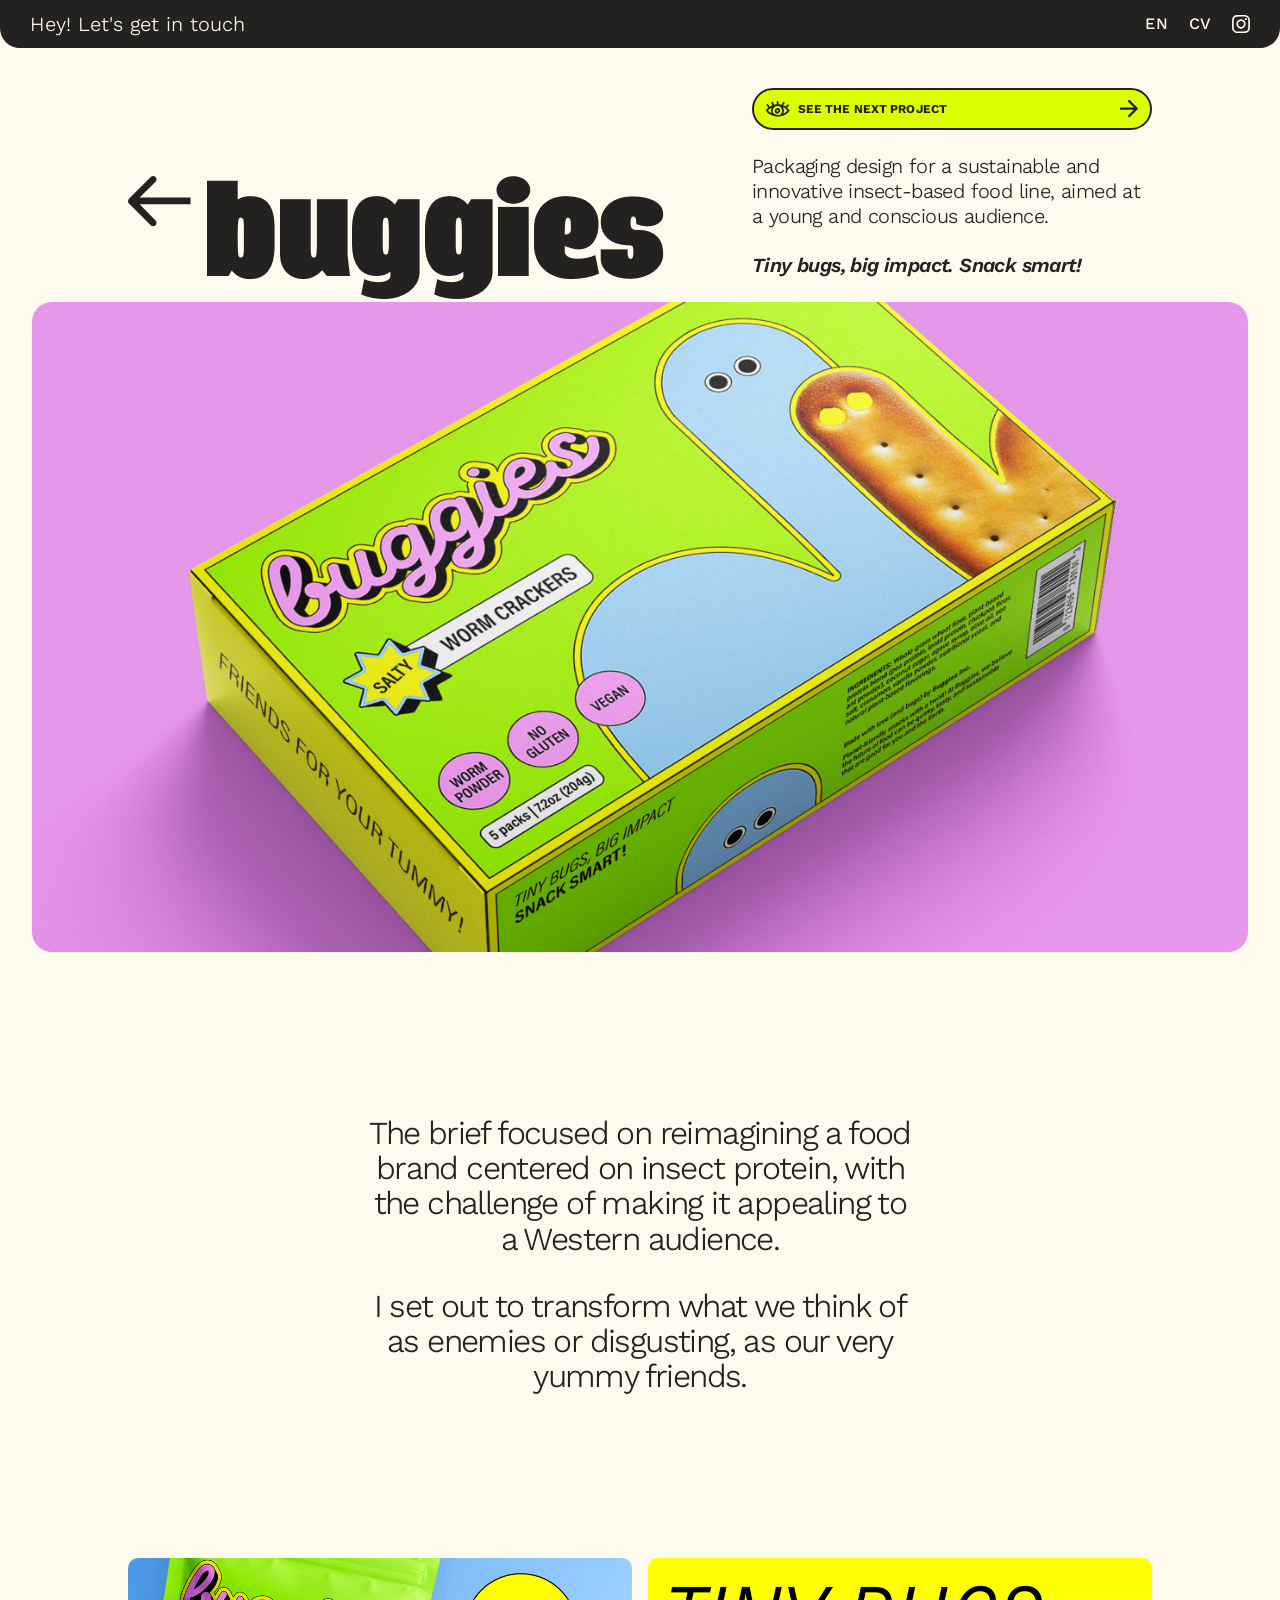
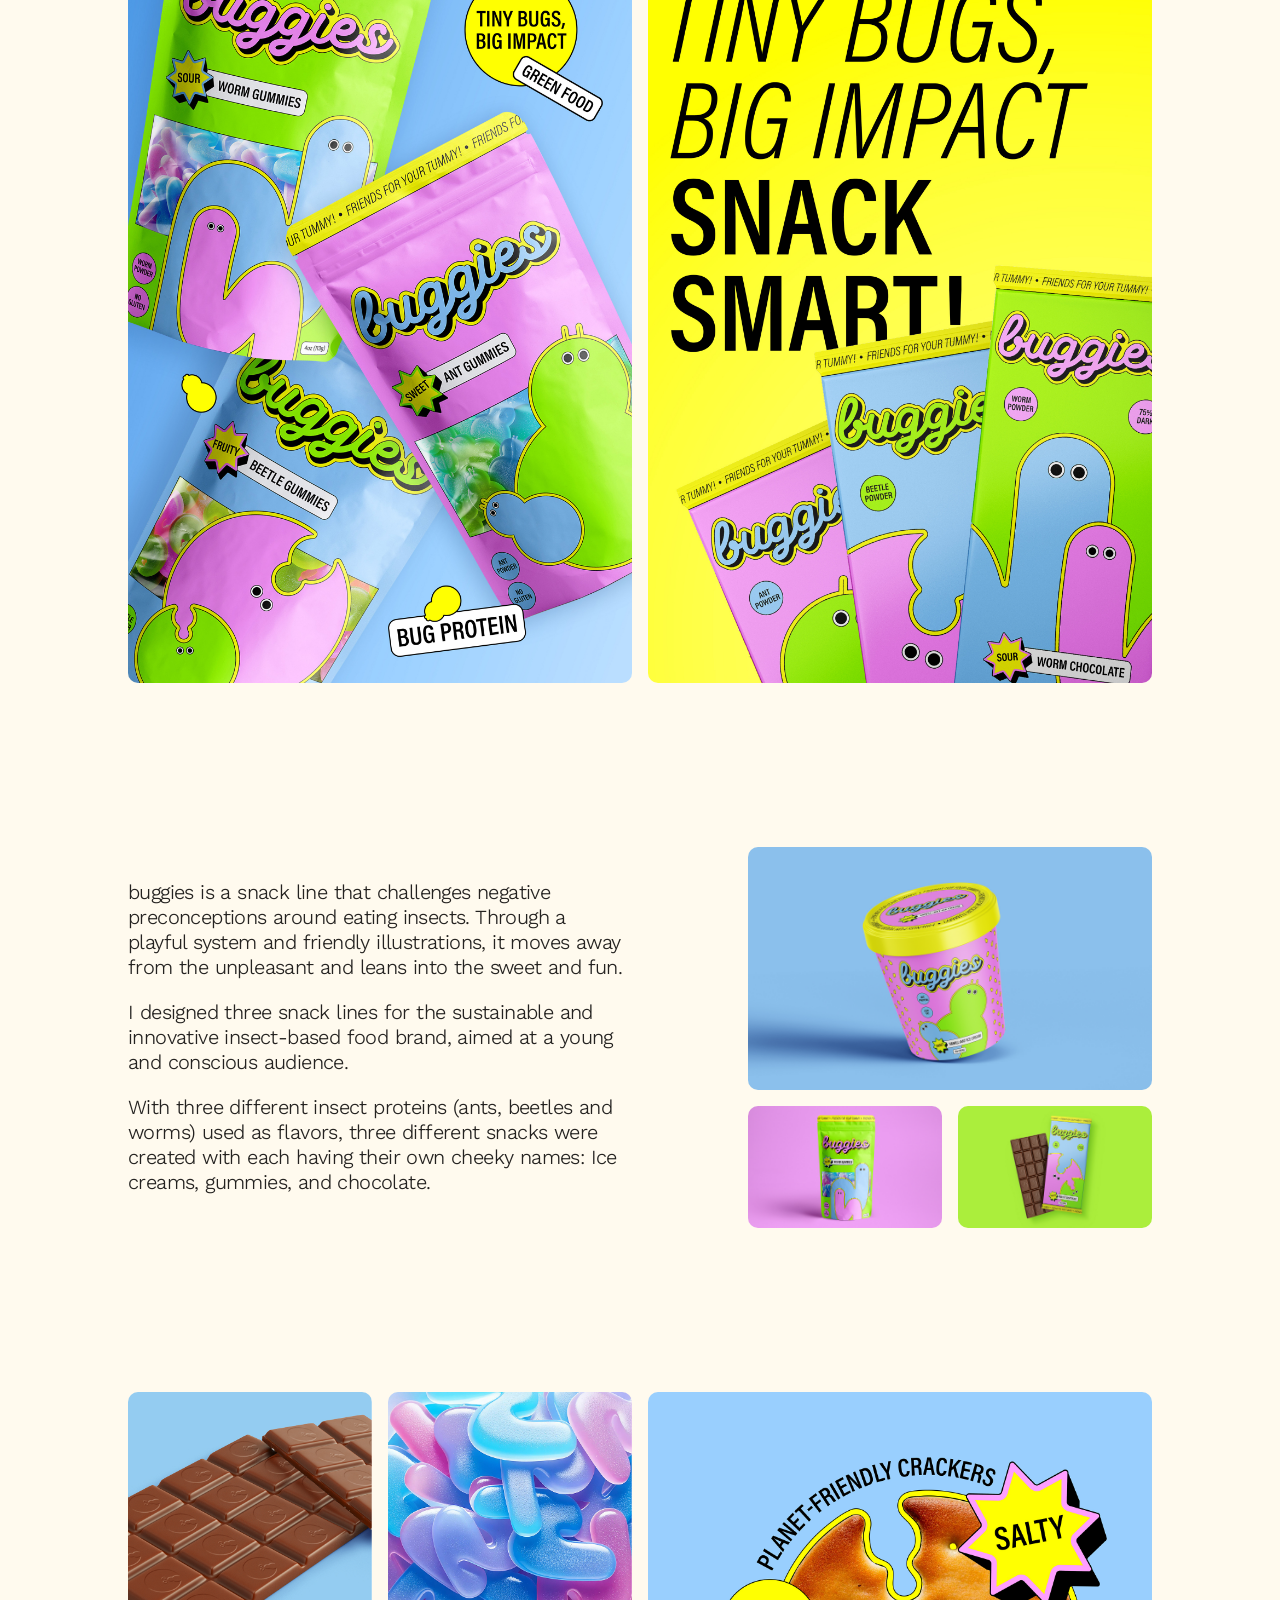
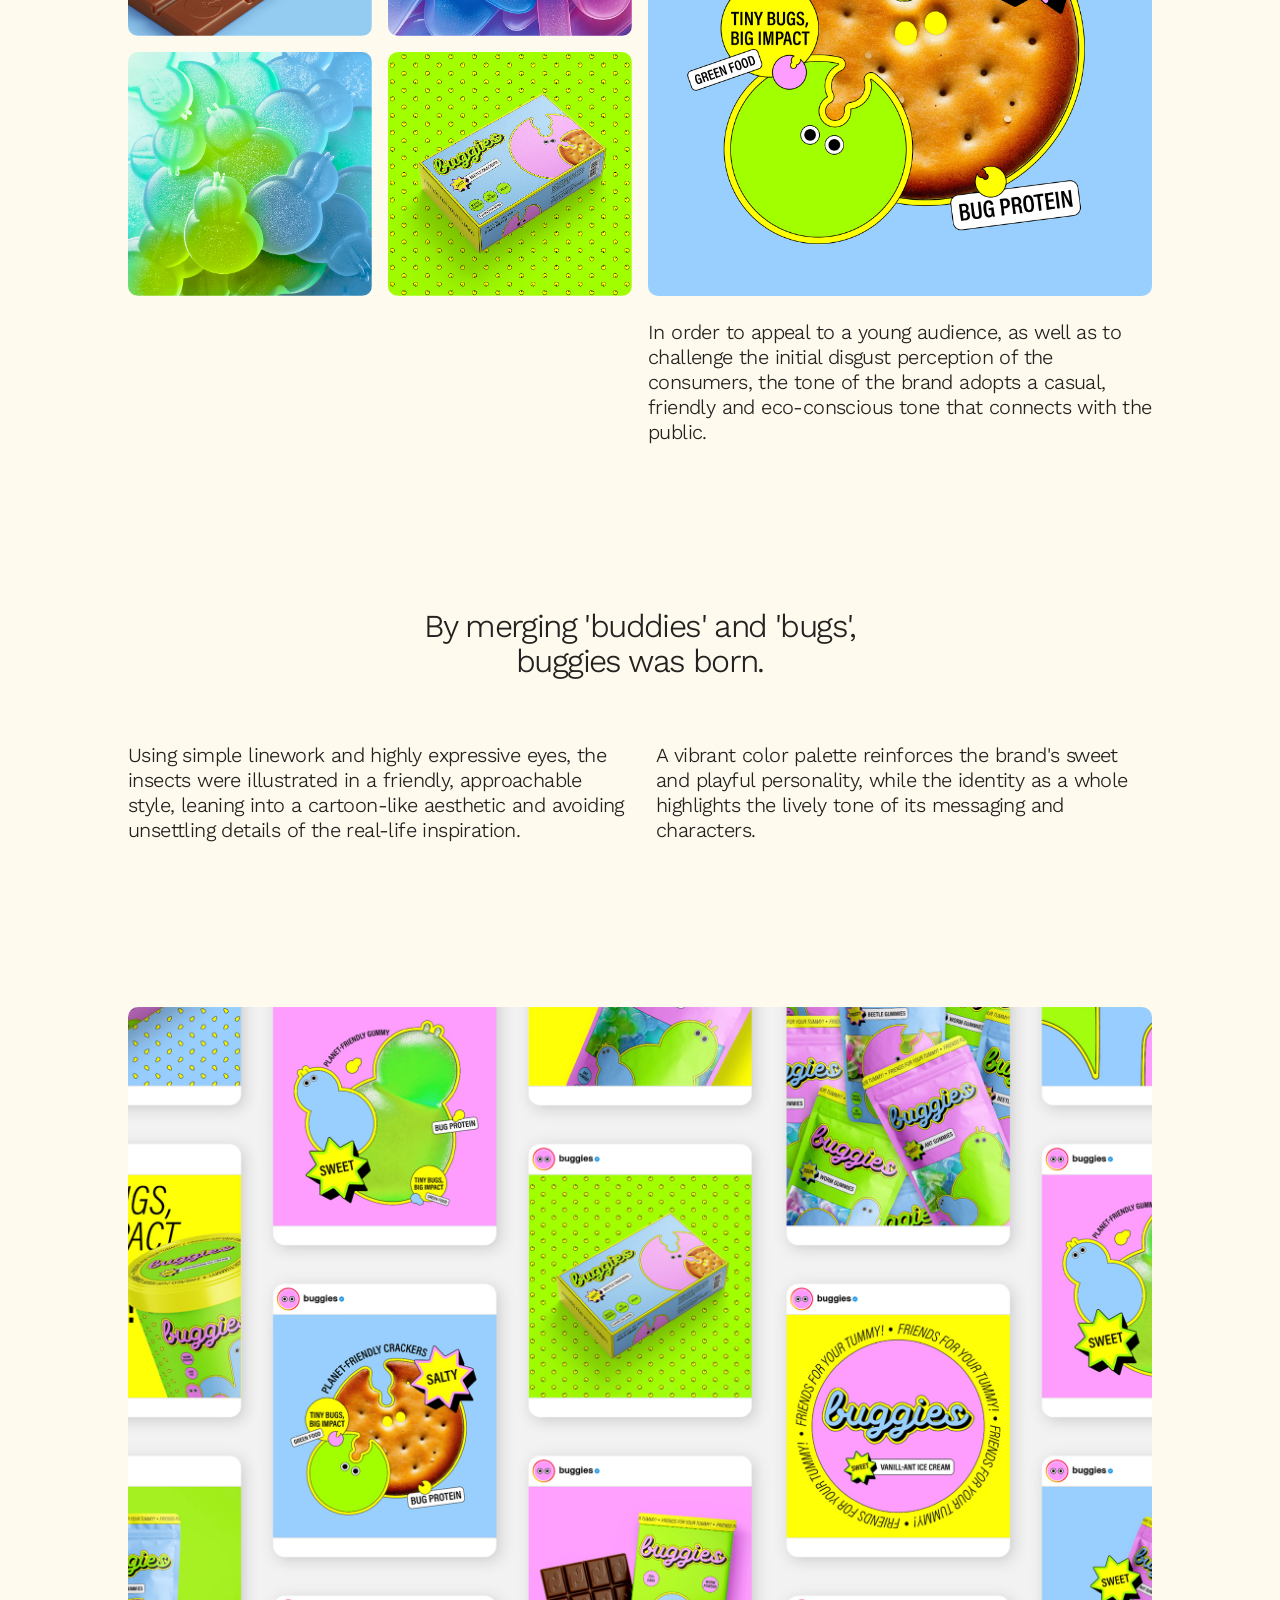
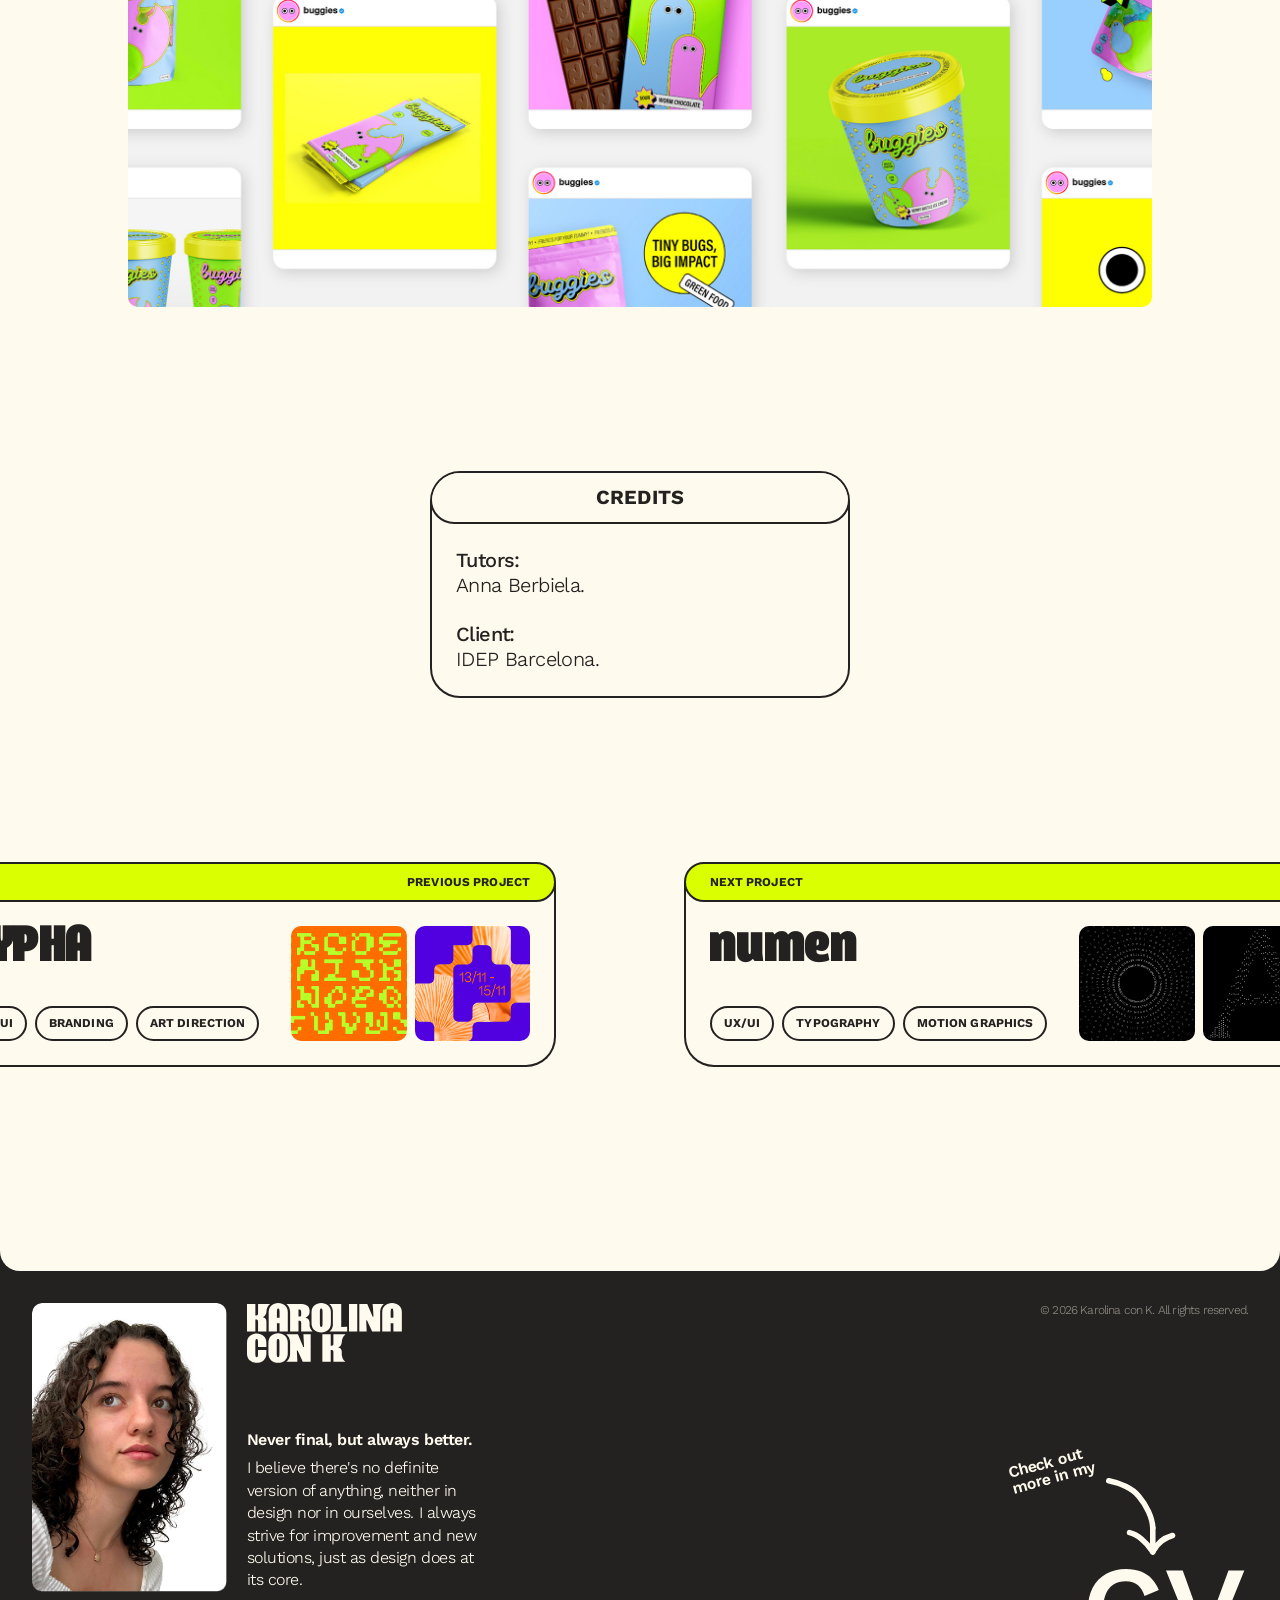
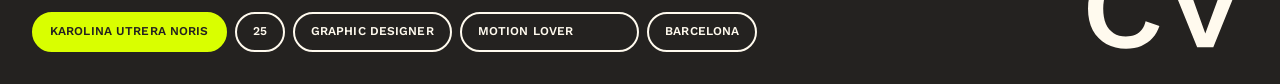
<file: buggies.html>
<!DOCTYPE html>
<html lang="es">
  <head>
    <meta charset="UTF-8" />
    <meta http-equiv="X-UA-Compatible" content="IE=edge" />
    <meta name="viewport" content="width=device-width, initial-scale=1.0" />
    <link rel="stylesheet" href="css/reset.css" />
    <link rel="stylesheet" href="css/styles.css" />
    <link rel="stylesheet" href="css/base/tokens.css" />
    <link rel="stylesheet" href="css/base/typography.css" />
    <link rel="stylesheet" href="css/global/global.css" />
    <link rel="stylesheet" href="css/pages/project.css" />
    <link rel="preconnect" href="https://fonts.googleapis.com">
  <link rel="preconnect" href="https://fonts.gstatic.com" crossorigin>
  <link href="https://fonts.googleapis.com/css2?family=Work+Sans:wght@300..700&display=swap" rel="stylesheet">
    <title>Karolina con K: buggies</title>
    <!-- Favicon: SVG that turns cream in dark mode (Chrome, Edge, Firefox);
         Safari and the iPhone home screen use the PNG -->
    <link rel="icon" type="image/png" sizes="512x512" href="favicon.png">
    <link rel="icon" type="image/svg+xml" href="favicon.svg">
    <link rel="apple-touch-icon" href="favicon.png">
    <!-- Link previews (WhatsApp, iMessage, LinkedIn, Instagram, Slack…) and Google -->
    <meta name="description" content="Packaging design for a sustainable and innovative insect-based food line, aimed at a young and conscious audience.">
    <meta property="og:type" content="website">
    <meta property="og:site_name" content="Karolina con K">
    <meta property="og:title" content="Karolina con K: buggies">
    <meta property="og:description" content="Packaging design for a sustainable and innovative insect-based food line, aimed at a young and conscious audience.">
    <meta property="og:url" content="https://karoconk.com/buggies.html">
    <meta property="og:image" content="https://karoconk.com/img/og/buggies.jpg">
    <meta property="og:image:width" content="1200">
    <meta property="og:image:height" content="630">
    <meta property="og:image:alt" content="Karolina con K: buggies">
    <meta name="twitter:card" content="summary_large_image">
  </head>
  <body>

    <!-- HEADER -->
     <header class="top-bar">
      <a class="top-bar-left" href="mailto:karolina.noris@gmail.com" aria-label="Email me at karolina.noris@gmail.com">
        <h3>
          Hey! Let's get in touch
        </h3>
         <video class="gif-mano" autoplay muted loop playsinline>
          <source src="vid/mano.mp4" type="video/mp4">
          Tu navegador no soporta el elemento de vídeo.
         </video>
      </a>
      <div class="top-bar-right">
        <div class="lang-switch" role="group" aria-label="Language">
          <button type="button" data-lang="en" lang="en">EN</button>
          <button type="button" data-lang="es" lang="es">ES</button>
          <button type="button" data-lang="ca" lang="ca">CAT</button>
        </div>
        
        <a href="https://www.figma.com/proto/yuTgtmihPbnqtLFOLIDunF/Marca-personal?node-id=13-2&amp;p=f&amp;viewport=175%2C98%2C1&amp;t=gOjcHr7JQvXQF5yK-1&amp;scaling=min-zoom&amp;content-scaling=fixed&amp;page-id=0%3A1" class="top-bar-icon" target="_blank" rel="noopener">
        <span class="header-cv">CV</span>
        </a>
        
        <a href="https://instagram.com/karolinaconk" class="top-bar-icon" target="_blank" rel="noopener">
        <img src="img/ig.svg" alt="ig" class="header-ig">
        </a>

      </div>
     </header>

    <main class="page-content project-main">

      <!-- PROJECT TITLE -->
      <section class="project-hero">
        <div class="project-hero-top">
            <div class="project-hero-left">
                <div class="hero-left-arrow">
                    <a href="/">
                        <picture>
                          <source media="(max-width: 768px)" srcset="img/project-arrow-short.svg">
                          <img src="img/project-arrow.svg" alt="arrow">
                        </picture>
                    </a>
                </div>
                <div class="project-title">
                    <h1>buggies</h1>
                </div>
            </div>
            <div class="project-hero-right">
                <a href="numen.html" class="project-cta-btn">
                    <div class="project-cta-left">
                    <img src="img/eye-button.svg" alt="eye" class="eye-icon">
                    <p class="button-s">See the next project</p>
                    </div>
                    <div class="project-cta-right">
                    <img src="img/arrow.svg" alt="arrow" class="arrow-icon">
                    </div>
                </a>
                <p>Packaging design for a sustainable and innovative insect-based food line, aimed at a young and conscious audience.</p>
                <p class="body-bold body-italic">Tiny bugs, big impact. Snack smart!</p>
            </div>
        </div>
        <div class="project-hero-bottom">
            <img src="img/buggies-main.jpg" alt="buggies karolinaconk karolina utrera">
        </div>
      </section>

      <section class="project-section project-synopsys">
        <h2>The brief focused on reimagining a food brand centered on insect protein, with the challenge of making it appealing to a Western audience.</h2>
        <h2>I set out to transform what we think of as enemies or disgusting, as our very yummy friends.</h2>
      </section>

      <section class="project-section module-6 module-6-fit">
        <div class="module-6-item">
            <img src="img/buggies-module-6-01.jpg" alt="buggies karolinaconk karolina utrera">
        </div>
        <div class="module-6-item">
            <img src="img/buggies-module-6-02.jpg" alt="buggies karolinaconk karolina utrera">
        </div>
      </section>      

      <section class="project-section module-1">
        <div class="module-1-left">
            <p>buggies is a snack line that challenges negative preconceptions around eating insects. Through a playful system and friendly illustrations, it moves away from the unpleasant and leans into the sweet and fun.
            <p>I designed three snack lines for the sustainable and innovative insect-based food brand, aimed at a young and conscious audience.</p>
            <p>With three different insect proteins (ants, beetles and worms) used as flavors, three different snacks were created with each having their own cheeky names: Ice creams, gummies, and chocolate.</p>
        </div>
        <div class="module-1-right">
            <div class="module-1-right-top">
                <img src="img/buggies-module-1-01.jpg" alt="numen karolina utrera karolinaconk">
            </div>
            <div class="module-1-right-bottom">
                <img src="img/buggies-module-1-02.jpg" alt="numen karolina utrera karolinaconk">
                <img src="img/buggies-module-1-03.jpg" alt="numen karolina utrera karolinaconk">
            </div>
        </div>
      </section>

      <section class="project-section module-9 module-9-text-first">
        <div class="module-9-left">
            <img src="img/buggies-module-9-01.jpg" alt="buggies karolinaconk karolina utrera">
            <img src="img/buggies-module-9-02.jpg" alt="buggies karolinaconk karolina utrera">
            <img src="img/buggies-module-9-03.jpg" alt="buggies karolinaconk karolina utrera">
            <img src="img/buggies-module-9-04.jpg" alt="buggies karolinaconk karolina utrera">
        </div>
        <div class="module-9-right">
            <div class="module-9-right-top">
                <img src="img/buggies-module-9-05.jpg" alt="buggies karolinaconk karolina utrera">
            </div>
            <p>In order to appeal to a young audience, as well as to challenge the initial disgust perception of the consumers, the tone of the brand adopts a casual, friendly and eco-conscious tone that connects with the public.</p>
        </div>
      </section>

      <section class="project-section module-2">
        <div class="module-2-top">
            <h2>By merging 'buddies' and 'bugs', <br>buggies was born.</h2>
        </div>

        <div class="module-2-bottom">
            <p>Using simple linework and highly expressive eyes, the insects were illustrated in a friendly, approachable style, leaning into a cartoon-like aesthetic and avoiding unsettling details of the real-life inspiration.</p>
            <p>A vibrant color palette reinforces the brand's sweet and playful personality, while the identity as a whole highlights the lively tone of its messaging and characters.</p>
        </div>
      </section>

      <section class="project-section module-8">
            <div class="module-6-item">
                <img src="img/buggies-module-8-01.jpg" alt="buggies karolinaconk karolina utrera">
            </div>
      </section>  

      <section class="project-section project-credits">
        <div class="credits-top">
          <p>Credits</p>
        </div>
        <div class="credits-bottom">
          <div class="credits-bottom-group">
            <p class="credits-title">Tutors:</p>
            <p>Anna Berbiela.</p>
          </div>
          <div class="credits-bottom-group">
            <p class="credits-title">Client:</p>
            <p>IDEP Barcelona.</p>
          </div>
        </div>
      </section>
      
      <section class="project-section project-nav">

        <a href="hypha.html" class="project-nav-card project-nav-prev">
          <div class="project-nav-header project-cta-btn">
            <img src="img/arrow.svg" alt="" class="project-nav-arrow project-nav-arrow-left">
            <p class="button-s">Previous<span class="project-nav-label-extra"> project</span></p>
          </div>
          <div class="project-nav-body">
            <div class="project-nav-info">
              <h2 class="project-nav-title">HYPHA</h2>
              <div class="project-tags">
                <div class="project-tag button-s">UX/UI</div>
                <div class="project-tag button-s">Branding</div>
                <div class="project-tag button-s">Art Direction</div>
              </div>
            </div>
            <div class="project-nav-thumbs">
              <div class="project-nav-thumb"><img src="img/hypha-thumb-01.png" alt="buggies project thumbnail"></div>
              <div class="project-nav-thumb"><img src="img/hypha-thumb-02.png" alt="buggies project thumbnail"></div>
            </div>
          </div>
        </a>

        <a href="numen.html" class="project-nav-card project-nav-next">
          <div class="project-nav-header project-cta-btn">
            <p class="button-s">Next<span class="project-nav-label-extra"> project</span></p>
            <img src="img/arrow.svg" alt="" class="project-nav-arrow">
          </div>
          <div class="project-nav-body">
            <div class="project-nav-info">
              <h2 class="project-nav-title">numen</h2>
              <div class="project-tags">
                <div class="project-tag button-s">UX/UI</div>
                <div class="project-tag button-s">Typography</div>
                <div class="project-tag button-s">Motion graphics</div>
              </div>
            </div>
            <div class="project-nav-thumbs">
              <div class="project-nav-thumb"><img src="img/numen-thumb-01.png" alt="buggies project thumbnail"></div>
              <div class="project-nav-thumb"><img src="img/numen-thumb-03.png" alt="buggies project thumbnail"></div>
            </div>
          </div>
        </a>

      </section>

      <section class="project-section previous-next">
        <div class="previous-project">
          
        </div>
        <div class="next-project"></div>
      </section>      


    </main>



    <footer>
      <div class="footer-left">
        <div class="footer-left-up">
          <div class="footer-left-img">
            <img src="img/footer-karo.png" alt="Numen A">
          </div>
          <div class="footer-left-info">
            <div class="footer-left-info-up">
              <a href="/" class="footer-logo-link" aria-label="Karolina con K, home"><img src="img/logo-karoconk-s.svg" alt="logo karolina con k" class="footer-logo"></a>
            </div>
            <div class="footer-left-info-down">
              <p class="footer-text">
                <span class="footer-text-emphasized">Never final, but always better.</span>
                I believe there's no definite version of anything, neither in design nor in ourselves. I always strive for improvement and new solutions, just as design does at its core.
              </p>
            </div>
          </div>
          </div>
        <div class="footer-left-tags">
          <div class="footer-tags footer-tags-active">Karolina Utrera Noris</div>
          <div class="footer-tags">25</div>
          <div class="footer-tags">Graphic designer</div>
          <div class="footer-tags footer-tags-icon">Motion lover
            <video class="footer-tag-video" autoplay muted loop playsinline>
              <source src="vid/motion-lover.mp4" type="video/mp4">
            </video>
          </div>
          <div class="footer-tags footer-tags-city"><span class="footer-tag-long">Barcelona</span><span class="footer-tag-short">BCN</span></div>
        </div>
      </div>
      <div class="footer-right">
        <div class="footer-right-copyright">
          © 2026 Karolina con K. All rights reserved.
        </div>
        <div class="footer-right-down">
          <div class="footer-cv-top">
            <p class="footer-cv-check">Check out<br>more in my</p>
            <svg class="footer-arrow" viewBox="0 0 101 113" fill="none" stroke="currentColor" stroke-width="8" stroke-linecap="round" stroke-linejoin="round" aria-hidden="true">
              <path class="footer-arrow-curve" d="M4 4 C 20 7, 38 15, 47 26 C 58 39, 67 57, 67.5 72"/>
              <path class="footer-arrow-shaft" d="M67.5 72 V 106"/>
              <path class="footer-arrow-head" d="M34 78.8 C 44 81, 58 91, 67.5 107 C 72 97, 82 87, 96 83"/>
            </svg>
          </div>
          <a href="https://www.figma.com/proto/yuTgtmihPbnqtLFOLIDunF/Marca-personal?node-id=13-2&amp;p=f&amp;viewport=175%2C98%2C1&amp;t=gOjcHr7JQvXQF5yK-1&amp;scaling=min-zoom&amp;content-scaling=fixed&amp;page-id=0%3A1" target="_blank" rel="noopener">
            <img src="img/cv.svg" alt="CV" class="footer-cv">
          </a>
        </div>
      </div>
    </footer>

      <script src="js/translations.js"></script>
    <script src="js/i18n.js"></script>
  </body>
</html>
</file>
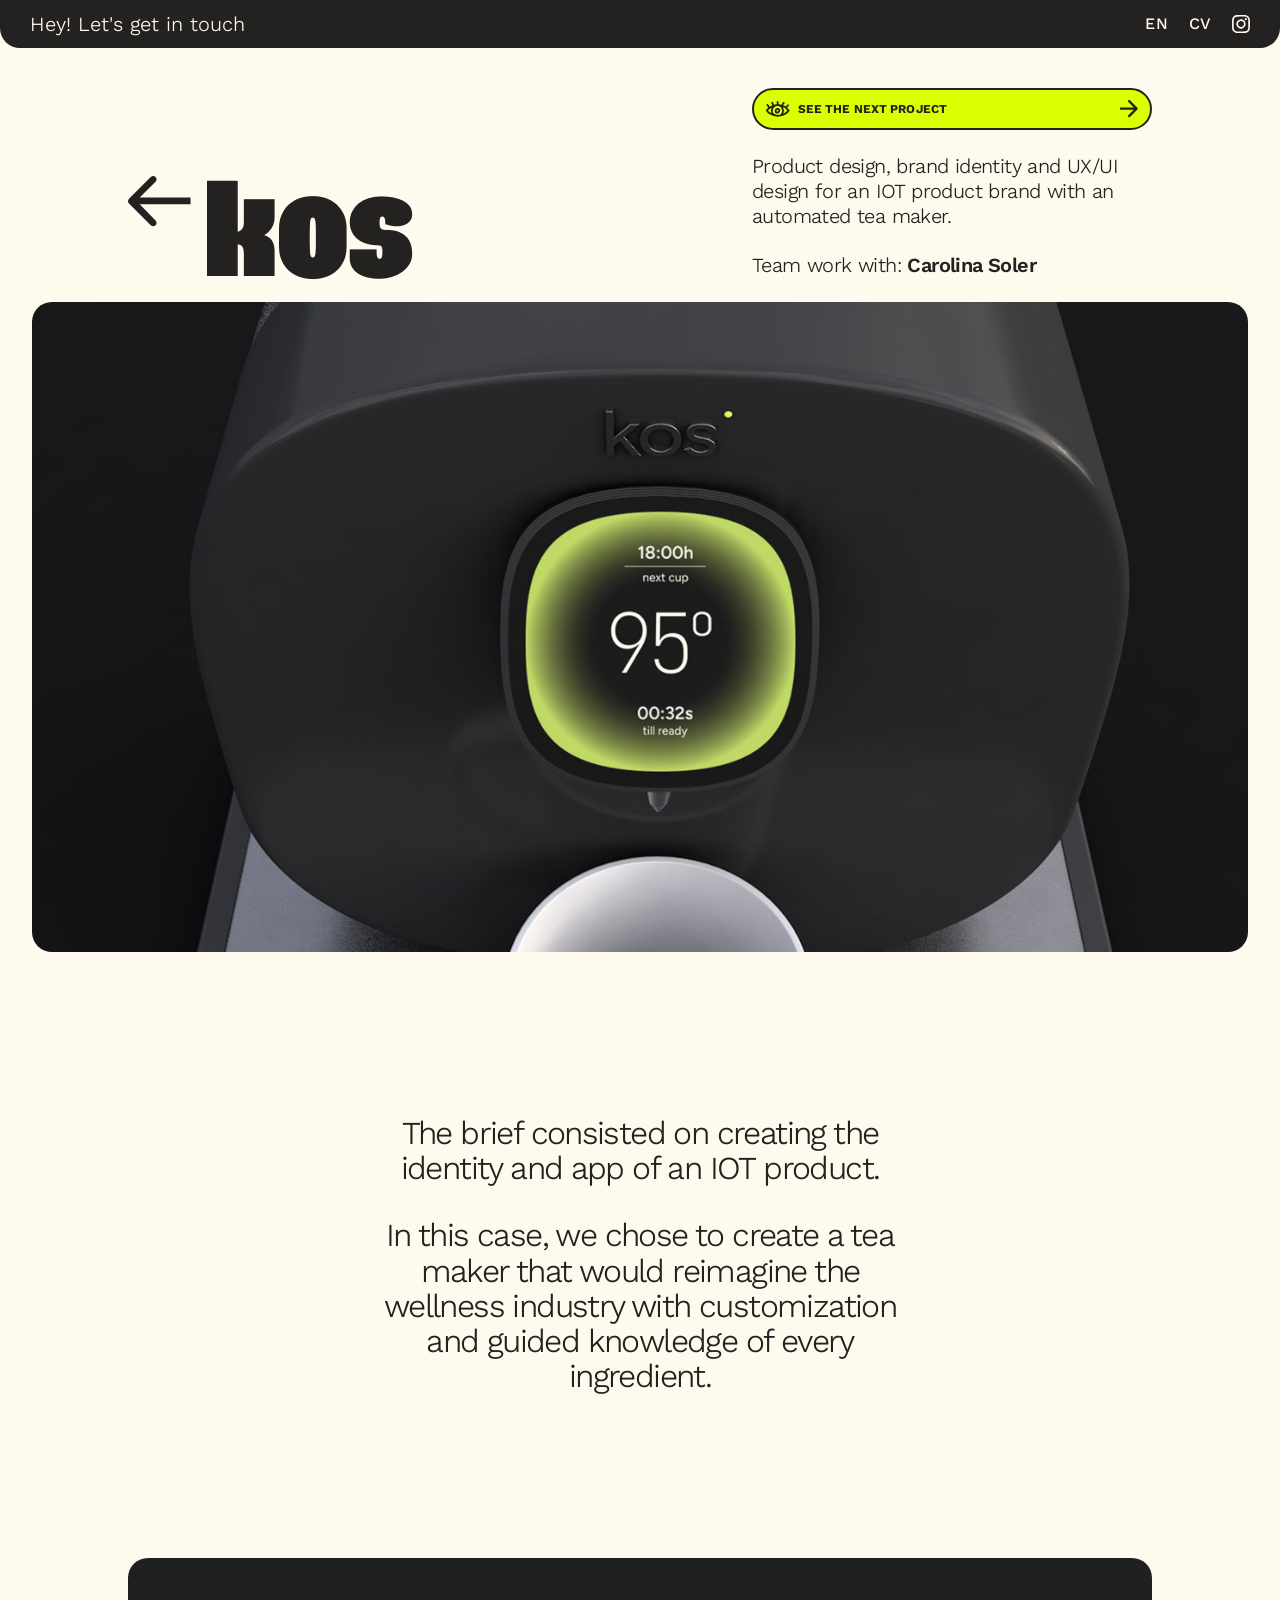
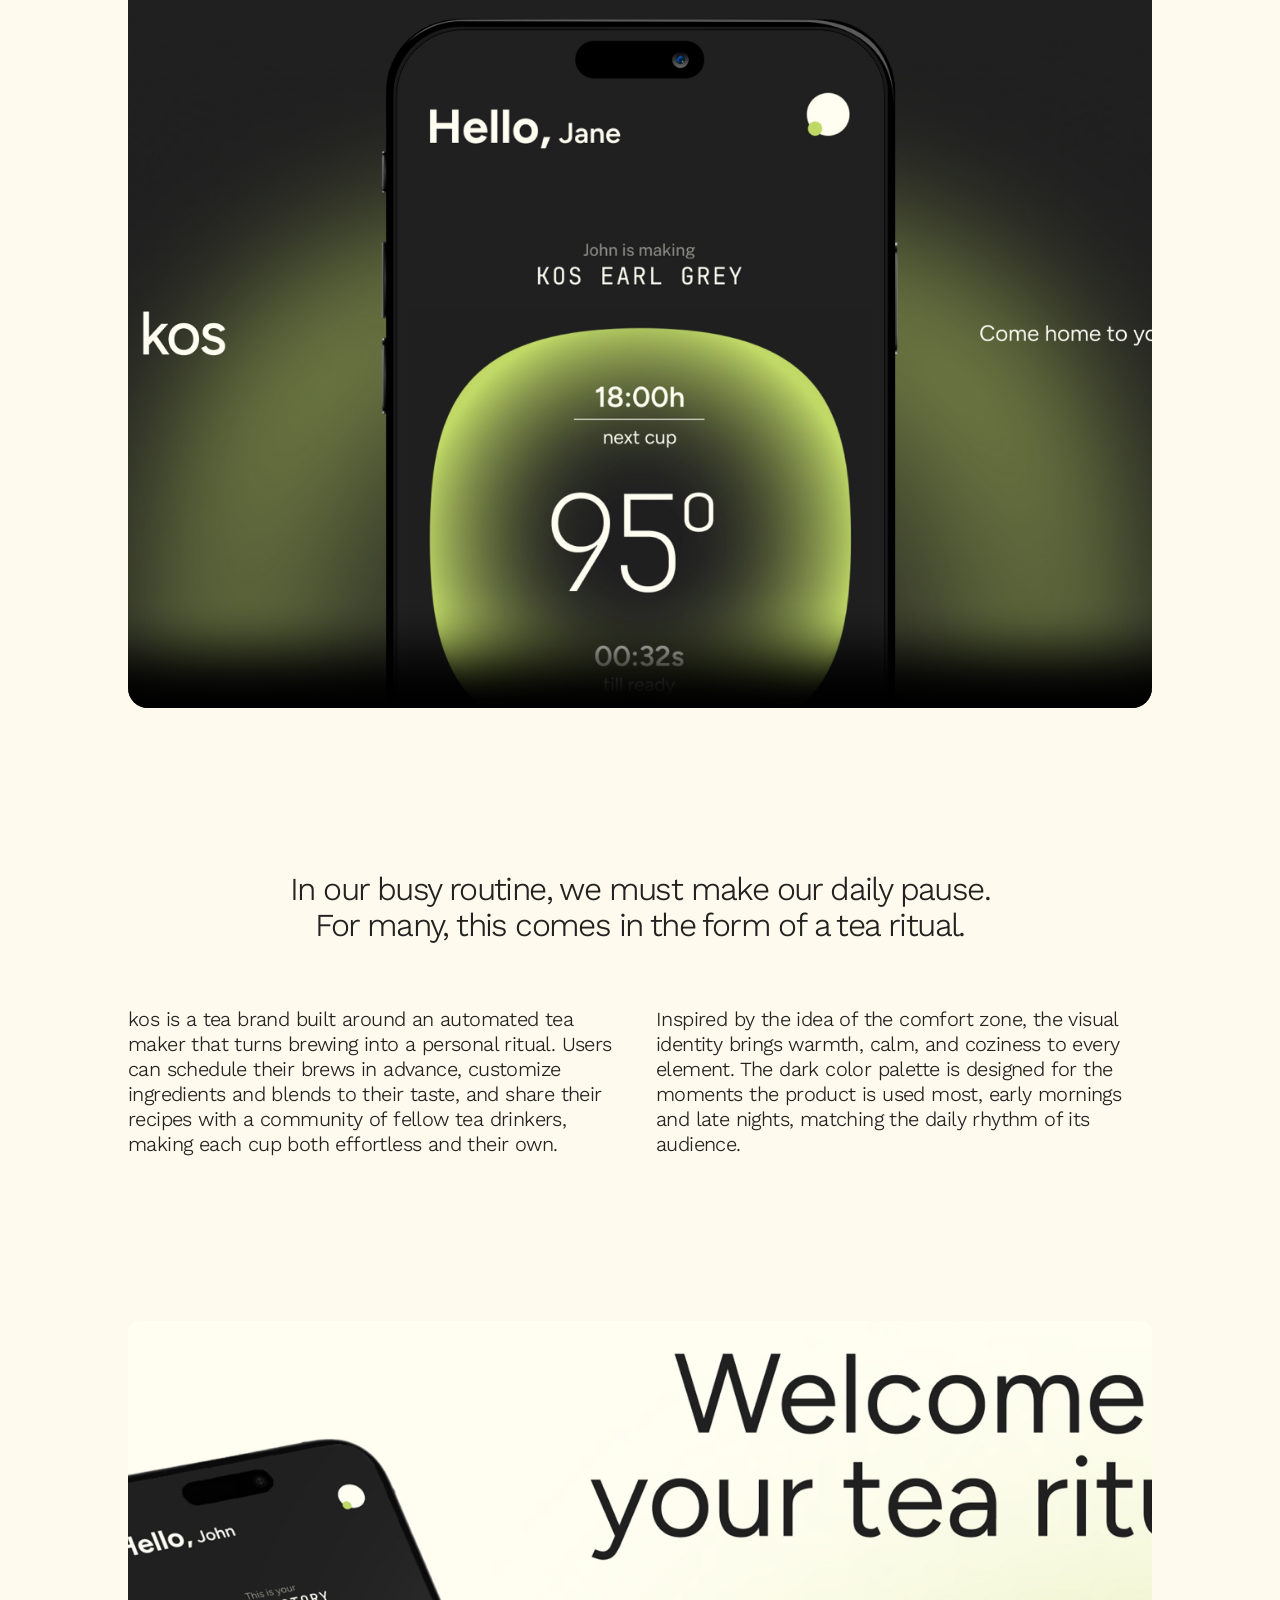
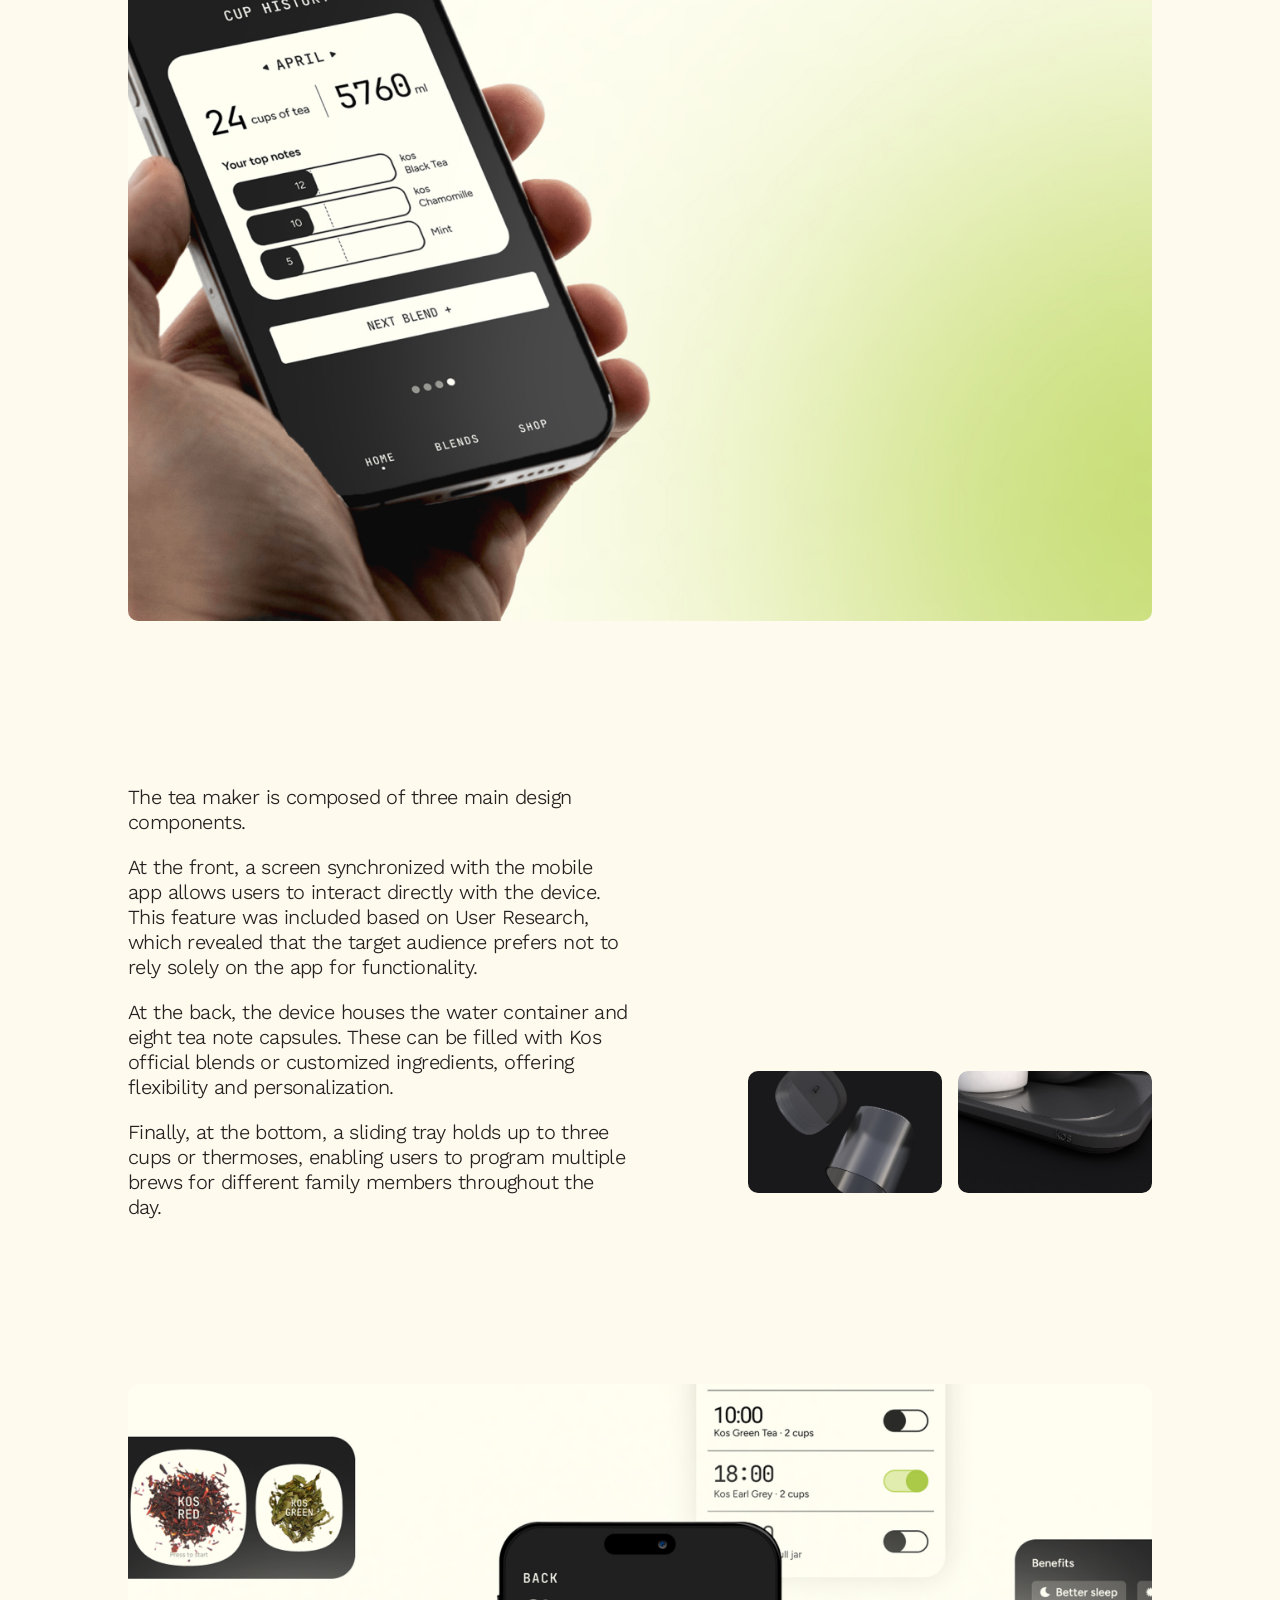
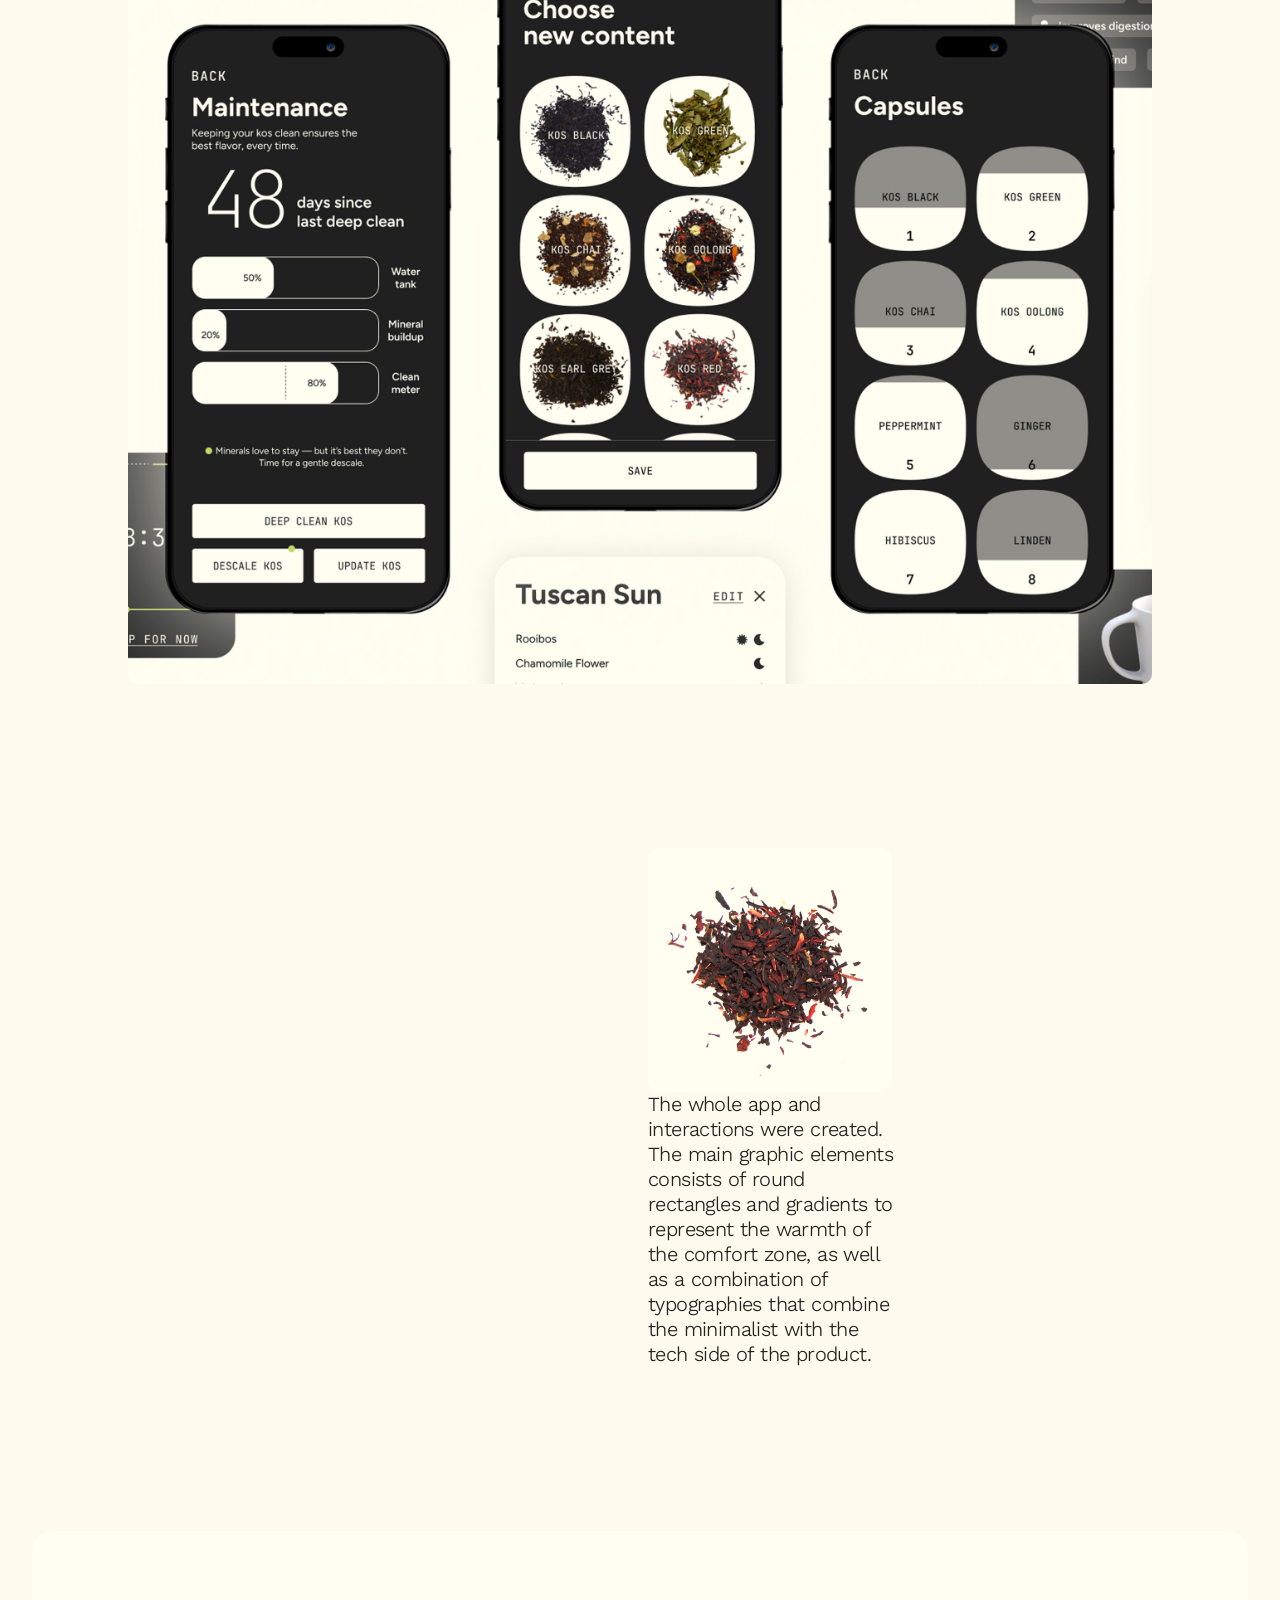
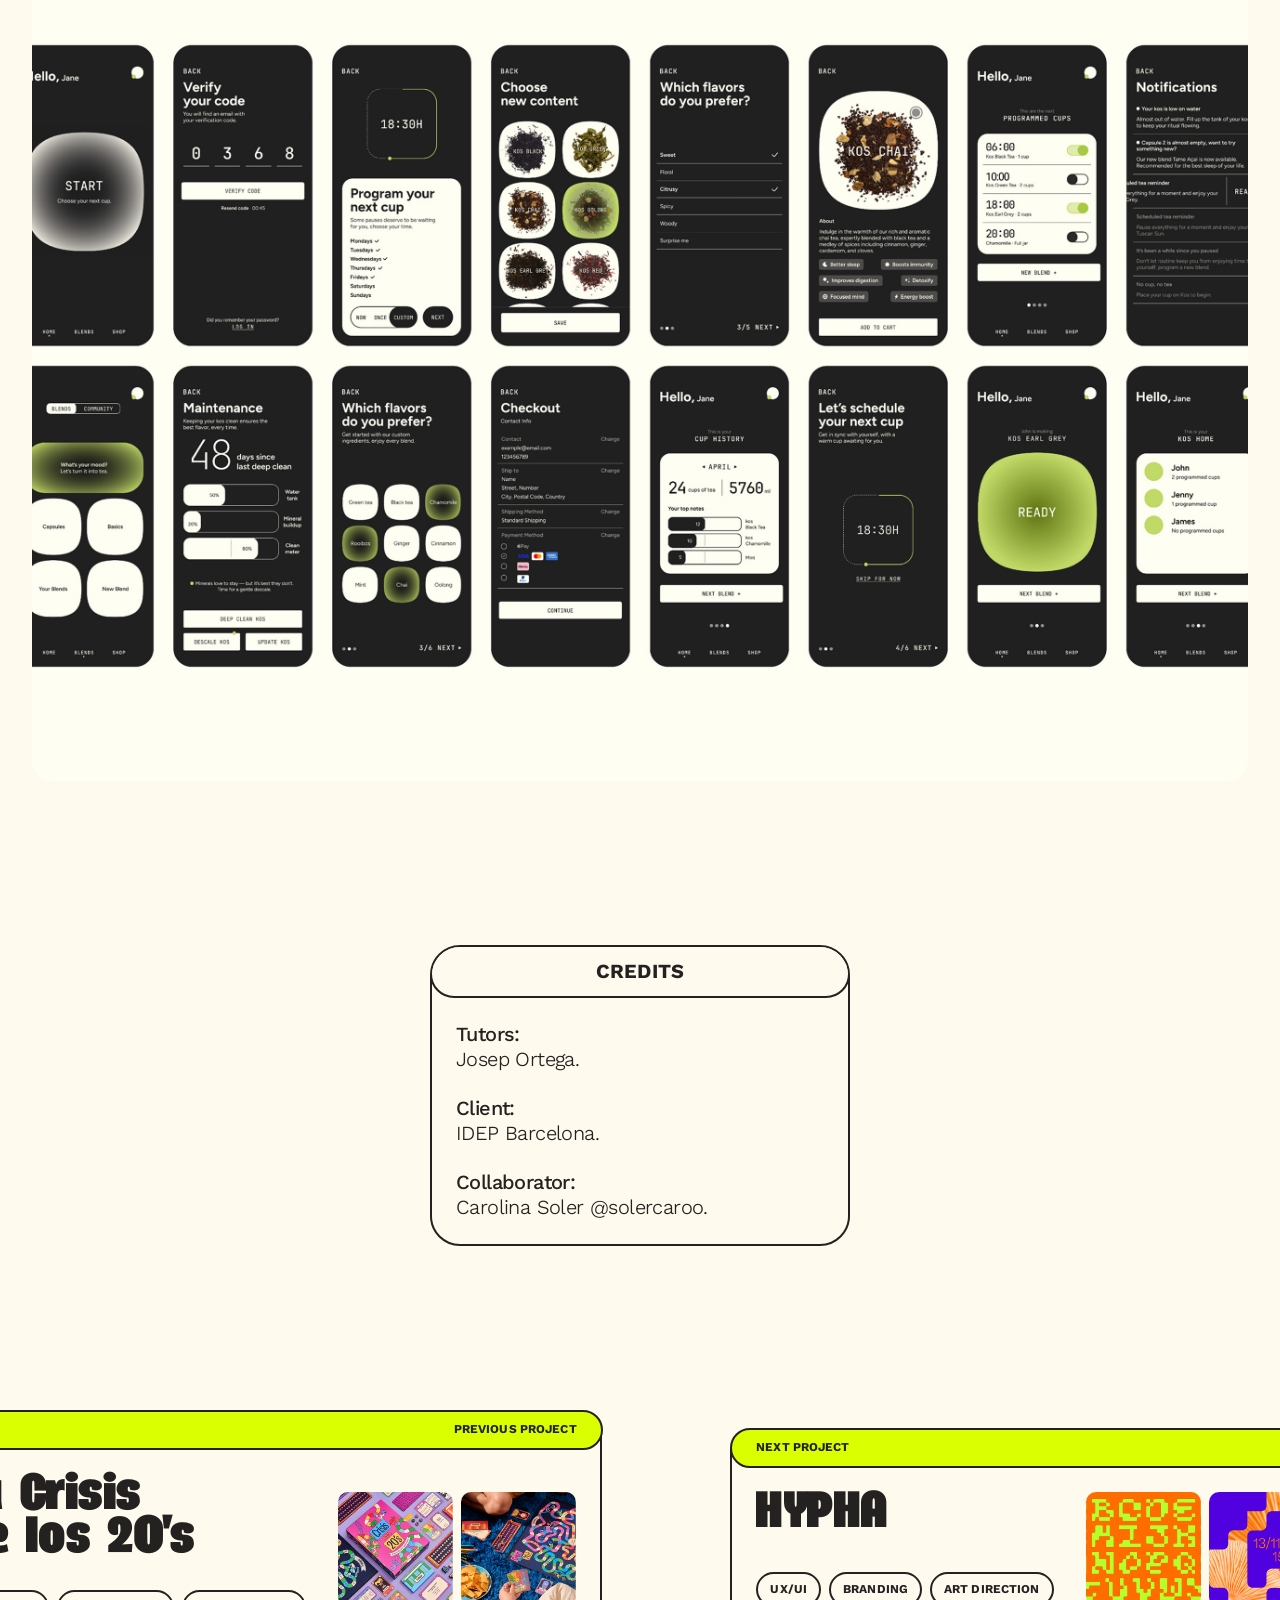
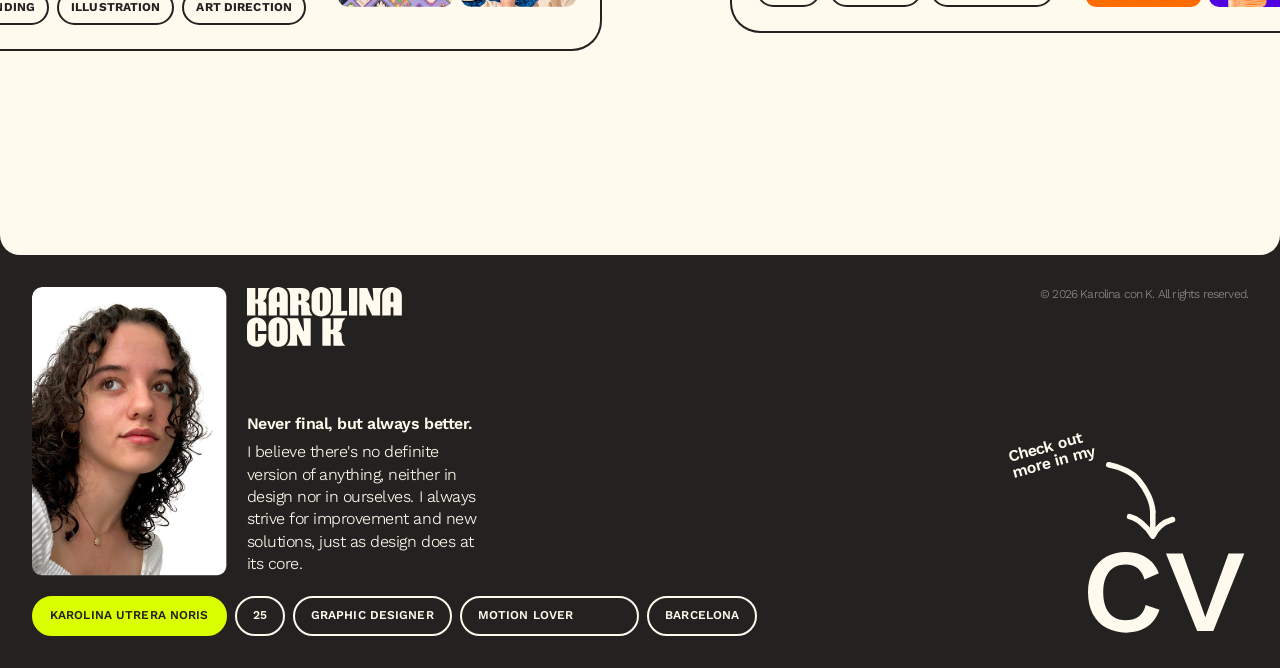
<file: kos.html>
<!DOCTYPE html>
<html lang="es">
  <head>
    <meta charset="UTF-8" />
    <meta http-equiv="X-UA-Compatible" content="IE=edge" />
    <meta name="viewport" content="width=device-width, initial-scale=1.0" />
    <link rel="stylesheet" href="css/reset.css" />
    <link rel="stylesheet" href="css/styles.css" />
    <link rel="stylesheet" href="css/base/tokens.css" />
    <link rel="stylesheet" href="css/base/typography.css" />
    <link rel="stylesheet" href="css/global/global.css" />
    <link rel="stylesheet" href="css/pages/project.css" />
    <link rel="preconnect" href="https://fonts.googleapis.com">
  <link rel="preconnect" href="https://fonts.gstatic.com" crossorigin>
  <link href="https://fonts.googleapis.com/css2?family=Work+Sans:wght@300..700&display=swap" rel="stylesheet">
    <title>Karolina con K: kos</title>
    <!-- Favicon: SVG that turns cream in dark mode (Chrome, Edge, Firefox);
         Safari and the iPhone home screen use the PNG -->
    <link rel="icon" type="image/png" sizes="512x512" href="favicon.png">
    <link rel="icon" type="image/svg+xml" href="favicon.svg">
    <link rel="apple-touch-icon" href="favicon.png">
    <!-- Link previews (WhatsApp, iMessage, LinkedIn, Instagram, Slack…) and Google -->
    <meta name="description" content="App and product design for a tea brand for those interested in wellness and the health benefits of every ingredient.">
    <meta property="og:type" content="website">
    <meta property="og:site_name" content="Karolina con K">
    <meta property="og:title" content="Karolina con K: kos">
    <meta property="og:description" content="App and product design for a tea brand for those interested in wellness and the health benefits of every ingredient.">
    <meta property="og:url" content="https://karoconk.com/kos.html">
    <meta property="og:image" content="https://karoconk.com/img/og/kos.jpg">
    <meta property="og:image:width" content="1200">
    <meta property="og:image:height" content="630">
    <meta property="og:image:alt" content="Karolina con K: kos">
    <meta name="twitter:card" content="summary_large_image">
  </head>
  <body>

    <!-- HEADER -->
     <header class="top-bar">
      <a class="top-bar-left" href="mailto:karolina.noris@gmail.com" aria-label="Email me at karolina.noris@gmail.com">
        <h3>
          Hey! Let's get in touch
        </h3>
         <video class="gif-mano" autoplay muted loop playsinline>
          <source src="vid/mano.mp4" type="video/mp4">
          Tu navegador no soporta el elemento de vídeo.
         </video>
      </a>
      <div class="top-bar-right">
        <div class="lang-switch" role="group" aria-label="Language">
          <button type="button" data-lang="en" lang="en">EN</button>
          <button type="button" data-lang="es" lang="es">ES</button>
          <button type="button" data-lang="ca" lang="ca">CAT</button>
        </div>
        
        <a href="https://www.figma.com/proto/yuTgtmihPbnqtLFOLIDunF/Marca-personal?node-id=13-2&amp;p=f&amp;viewport=175%2C98%2C1&amp;t=gOjcHr7JQvXQF5yK-1&amp;scaling=min-zoom&amp;content-scaling=fixed&amp;page-id=0%3A1" class="top-bar-icon" target="_blank" rel="noopener">
        <span class="header-cv">CV</span>
        </a>
        
        <a href="https://instagram.com/karolinaconk" class="top-bar-icon" target="_blank" rel="noopener">
        <img src="img/ig.svg" class="header-ig">
        </a>

      </div>
     </header>

    <main class="page-content project-main">

      <!-- PROJECT TITLE -->
      <section class="project-hero">
        <div class="project-hero-top">
            <div class="project-hero-left">
                <div class="hero-left-arrow">
                    <a href="/">
                        <picture>
                          <source media="(max-width: 768px)" srcset="img/project-arrow-short.svg">
                          <img src="img/project-arrow.svg">
                        </picture>
                    </a>
                </div>
                <div class="project-title">
                    <h1>kos</h1>
                </div>
            </div>
            <div class="project-hero-right">
                <a href="hypha.html" class="project-cta-btn">
                    <div class="project-cta-left">
                    <img src="img/eye-button.svg" class="eye-icon">
                    <p class="button-s">See the next project</p>
                    </div>
                    <div class="project-cta-right">
                    <img src="img/arrow.svg" class="arrow-icon">
                    </div>
                </a>
                <p>Product design, brand identity and UX/UI design for an IOT product brand with an automated tea maker.</p>
                <p>Team work with: <span class="body-bold">Carolina Soler</span></p>
            </div>
        </div>
        <div class="project-hero-bottom">
          <img src="img/kos-main.jpg" alt="kos karolina utrera karolinaconk carolina soler">
        </div>
      </section>

      <section class="project-section project-synopsys">
        <h2>The brief consisted on creating the identity and app of an IOT product.</h2>
        <h2>In this case, we chose to create a tea maker that would reimagine the wellness industry with customization and guided knowledge of every ingredient.</h2>
      </section>

        <section class="project-section project-video">
            <video controls poster="img/kos-poster.jpg">
                <source src="vid/kos.mp4" type="video/mp4">
                Tu navegador no soporta el elemento de vídeo.
            </video>
        </section>

      <section class="project-section module-2">
        <div class="module-2-top">
            <h2> In our busy routine, we must make our daily pause. For many, this comes in the form of a tea ritual.</h2>
        </div>

        <div class="module-2-bottom">
            <p>kos is a tea brand built around an automated tea maker that turns brewing into a personal ritual. Users can schedule their brews in advance, customize ingredients and blends to their taste, and share their recipes with a community of fellow tea drinkers, making each cup both effortless and their own.</p>
            <p>Inspired by the idea of the comfort zone, the visual identity brings warmth, calm, and coziness to every element. The dark color palette is designed for the moments the product is used most, early mornings and late nights, matching the daily rhythm of its audience.</p>
        </div>
      </section>

      <section class="project-section module-8">
            <div class="module-6-item">
                <img src="img/kos-module-8.jpg" alt="kos karolina utrera karolinaconk carolina soler">
            </div>
      </section>      

      <section class="project-section module-1">
        <div class="module-1-left">
            <p>The tea maker is composed of three main design components.</p>
            <p>At the front, a screen synchronized with the mobile app allows users to interact directly with the device. This feature was included based on User Research, which revealed that the target audience prefers not to rely solely on the app for functionality.</p>
            <p>At the back, the device houses the water container and eight tea note capsules. These can be filled with Kos official blends or customized ingredients, offering flexibility and personalization.</p>
            <p>Finally, at the bottom, a sliding tray holds up to three cups or thermoses, enabling users to program multiple brews for different family members throughout the day.</p>
        </div>
        <div class="module-1-right">
            <div class="module-1-right-top">
              <video class="project-cover" autoplay muted loop playsinline>
                <source src="vid/kos-module-1.mp4" type="video/mp4">
                Tu navegador no soporta el elemento de vídeo.
              </video>
            </div>
            <div class="module-1-right-bottom">
                <img src="img/kos-module-1-02.jpg" alt="kos karolina utrera karolinaconk carolina soler">
                <img src="img/kos-module-1-03.jpg" alt="kos karolina utrera karolinaconk carolina soler">
            </div>
        </div>
      </section>

      <section class="project-section module-8 module-8-tight">
            <div class="module-6-item">
                <img src="img/kos-module-8-02.jpg" alt="kos karolina utrera karolinaconk carolina soler">
            </div>
      </section>  

      <section class="project-section module-3">
        <div class="module-3-left">
            <video class="project-cover" autoplay muted loop playsinline>
                <source src="vid/kos-module-3-01.mp4" type="video/mp4">
              Tu navegador no soporta el elemento de vídeo.
            </video>
        </div>
        <div class="module-3-right">
            <div class="module-3-right-top">
              <img src="img/kos-module-3-02.jpg" alt="kos karolina utrera karolinaconk carolina soler">  
              <video class="project-cover" autoplay muted loop playsinline>
                <source src="vid/kos-module-3-03.mp4" type="video/mp4">
              Tu navegador no soporta el elemento de vídeo.
            </video>
            </div>
            <div class="module-3-right-bottom">
                <p>The whole app and interactions were created. The main graphic elements consists of round rectangles and gradients to represent the warmth of the comfort zone, as well as a combination of typographies that combine the minimalist with the tech side of the product.</p>
            </div>
        </div>
     </section>

      <section class="project-link project-link-fit-mobile">
        <img src="img/kos-project-link.jpg" alt="kos karolina utrera karolinaconk carolina soler" class="project-link-cover">
      </section>

      <section class="project-section project-credits">
        <div class="credits-top">
          <p>Credits</p>
        </div>
        <div class="credits-bottom">
          <div class="credits-bottom-group">
            <p class="credits-title">Tutors:</p>
            <p>Josep Ortega.</p>
          </div>
          <div class="credits-bottom-group">
            <p class="credits-title">Client:</p>
            <p>IDEP Barcelona.</p>
          </div>

          <div class="credits-bottom-group">
            <p class="credits-title">Collaborator:</p>
            <p>Carolina Soler @solercaroo.</p>
          </div>
        </div>
      </section>
      
      <section class="project-section project-nav">

        <a href="la-crisis-de-los-20s.html" class="project-nav-card project-nav-prev">
          <div class="project-nav-header project-cta-btn">
            <img src="img/arrow.svg" class="project-nav-arrow project-nav-arrow-left">
            <p class="button-s">Previous<span class="project-nav-label-extra"> project</span></p>
          </div>
          <div class="project-nav-body">
            <div class="project-nav-info">
              <h2 class="project-nav-title">La Crisis<br>de los 20's</h2>
              <div class="project-tags">
                <div class="project-tag button-s">Branding</div>
                <div class="project-tag button-s">Illustration</div>
                <div class="project-tag button-s">Art direction</div>
              </div>
            </div>
            <div class="project-nav-thumbs">
              <div class="project-nav-thumb"><img src="img/crisis-20s-thumb-01.png" alt="crisis de los 20's karolina utrera karolinaconk"></div>
              <div class="project-nav-thumb"><img src="img/crisis-20s-thumb-03.png" alt="crisis de los 20's karolina utrera karolinaconk"></div>
            </div>
          </div>
        </a>

        <a href="hypha.html" class="project-nav-card project-nav-next">
          <div class="project-nav-header project-cta-btn">
            <p class="button-s">Next<span class="project-nav-label-extra"> project</span></p>
            <img src="img/arrow.svg" class="project-nav-arrow">
          </div>
          <div class="project-nav-body">
            <div class="project-nav-info">
              <h2 class="project-nav-title">HYPHA</h2>
              <div class="project-tags">
                <div class="project-tag button-s">UX/UI</div>
                <div class="project-tag button-s">Branding</div>
                <div class="project-tag button-s">Art direction</div>
              </div>
            </div>
            <div class="project-nav-thumbs">
              <div class="project-nav-thumb"><img src="img/hypha-thumb-01.png" alt="hypha karolina utrera karolinaconk"></div>
              <div class="project-nav-thumb"><img src="img/hypha-thumb-02.png" alt="hypha karolina utrera karolinaconk"></div>
            </div>
          </div>
        </a>

      </section>

      <section class="project-section previous-next">
        <div class="previous-project">
          
        </div>
        <div class="next-project"></div>
      </section>      


    </main>



    <footer>
      <div class="footer-left">
        <div class="footer-left-up">
          <div class="footer-left-img">
            <img src="img/footer-karo.png" alt="kos karolina utrera karolinaconk carolina soler">
          </div>
          <div class="footer-left-info">
            <div class="footer-left-info-up">
              <a href="/" class="footer-logo-link" aria-label="Karolina con K, home"><img src="img/logo-karoconk-s.svg" alt="kos karolina utrera karolinaconk carolina soler" class="footer-logo"></a>
            </div>
            <div class="footer-left-info-down">
              <p class="footer-text">
                <span class="footer-text-emphasized">Never final, but always better.</span>
                I believe there's no definite version of anything, neither in design nor in ourselves. I always strive for improvement and new solutions, just as design does at its core.
              </p>
            </div>
          </div>
          </div>
        <div class="footer-left-tags">
          <div class="footer-tags footer-tags-active">Karolina Utrera Noris</div>
          <div class="footer-tags">25</div>
          <div class="footer-tags">Graphic designer</div>
          <div class="footer-tags footer-tags-icon">Motion lover
            <video class="footer-tag-video" autoplay muted loop playsinline>
              <source src="vid/motion-lover.mp4" type="video/mp4">
            </video>
          </div>
          <div class="footer-tags footer-tags-city"><span class="footer-tag-long">Barcelona</span><span class="footer-tag-short">BCN</span></div>
        </div>
      </div>
      <div class="footer-right">
        <div class="footer-right-copyright">
          © 2026 Karolina con K. All rights reserved.
        </div>
        <div class="footer-right-down">
          <div class="footer-cv-top">
            <p class="footer-cv-check">Check out<br>more in my</p>
            <svg class="footer-arrow" viewBox="0 0 101 113" fill="none" stroke="currentColor" stroke-width="8" stroke-linecap="round" stroke-linejoin="round" aria-hidden="true">
              <path class="footer-arrow-curve" d="M4 4 C 20 7, 38 15, 47 26 C 58 39, 67 57, 67.5 72"/>
              <path class="footer-arrow-shaft" d="M67.5 72 V 106"/>
              <path class="footer-arrow-head" d="M34 78.8 C 44 81, 58 91, 67.5 107 C 72 97, 82 87, 96 83"/>
            </svg>
          </div>
          <a href="https://www.figma.com/proto/yuTgtmihPbnqtLFOLIDunF/Marca-personal?node-id=13-2&amp;p=f&amp;viewport=175%2C98%2C1&amp;t=gOjcHr7JQvXQF5yK-1&amp;scaling=min-zoom&amp;content-scaling=fixed&amp;page-id=0%3A1" target="_blank" rel="noopener">
            <img src="img/cv.svg" alt="kos karolina utrera karolinaconk carolina soler" class="footer-cv">
          </a>
        </div>
      </div>
    </footer>

      <script src="js/translations.js"></script>
    <script src="js/i18n.js"></script>
  </body>
</html>
</file>
<file: css/styles.css>

</file>
<file: css/base/tokens.css>
/*
SPACING SYSTEM (px)
2 / 4 / 8 / 12 / 16 / 24 / 32 / 48 / 64 / 96 / 128 / 256 / 296

FONT SIZE SYSTEM (px)
10 / 13 / 16 / 20 / 25 / 31 / 40 / 49 / 64 / 76 / 95
*/

:root {
    --greish: #FFFAEE;
    --blackish: #242220;
    --lime: #D9FF00;
    --white: #FFFFFF;

    --radio-s: 10px;
    --radio-l: 20px;
}
</file>
<file: css/base/typography.css>
/* TYPOGRAPHY */

@font-face {
  font-family: 'Karoconk';
  src: url('../../fonts/KaroconK_2.woff') format('woff');
  font-weight: normal;
  font-style: normal;
  font-display: swap;
}

/* Título principal */

/* Karoconk has a single weight: keep h1 at normal weight and stop the
   browser inventing a bold (Chrome thickens the letters; Safari doesn't) */
h1 {
  font-family: 'Karoconk', sans-serif;
  font-weight: normal;
  font-synthesis: none;
  font-size: 128px;
  line-height: 1.0;
  letter-spacing: -0.01em;
  color: var(--blackish);
}

/* Highlights */

h2 {
  font-family: 'Work Sans', sans-serif;
  font-weight: 350;
  font-size: 32px;
  line-height: 1.1;
  letter-spacing: -0.05em;
  color: var(--blackish);
}

/* Space between consecutive heading paragraphs */
h2 + h2 {
  margin-top: 1em;
}

/* Header */

h3 {
    font-family: 'Work Sans', sans-serif;
    font-weight: 350;
    font-size: 20px;
    line-height: 1.2;
    color: var(--greish);
}

/* Texto de cuerpo / descripción */

p {
  font-family: 'Work Sans', sans-serif;
  font-weight: 350;
  font-size: 20px;
  line-height: 1.25;
  letter-spacing: -0.03em;
  color: var(--blackish);
}

.body-bold {
  font-weight: 600;
}

.body-italic {
  font-style: italic;
}

/* Texto pequeño / etiquetas, categorías de proyecto */

.button-s {
  font-family: 'Work Sans', sans-serif;
  font-weight: 700;
  font-size: 12px;
  text-transform: uppercase;
  letter-spacing: 0.01em;
  color: var(--blackish);
}

.button-m {
  font-family: 'Work Sans', sans-serif;
  font-weight: 600;
  font-size: 14px;
  text-transform: uppercase;
  letter-spacing: 0.01em;
  color: var(--blackish);
}

.button-l {
    font-family: 'Work Sans', sans-serif;
    font-weight: 700;
    font-size: 18px;
    text-transform: uppercase;
    letter-spacing: 0.01em;
    color: var(--blackish);
}

/* RESPONSIVE: MOBILE (≤ 768px) */

@media (max-width: 768px) {
  h1 {
    font-size: 64px;
  }

  h2 {
    font-size: 28px;
    line-height: 1.2;
  }

  h3 {
    font-size: 18px;
  }

  p {
    font-size: 18px;
  }
}
</file>
<file: css/global/global.css>
/* GENERAL */

body {
    background-color: var(--greish);
    font-family: 'Work Sans', sans-serif;
    font-weight: 400;
    color: var(--blackish);
    line-height: 1.25;
}

.section {
    padding: 0 30px;
}


/* --- BUTTONS --- */

/* --- Want more? --- */

.project-cta-btn {
  display: flex;
  align-items: center;
  justify-content: space-between;
  width: 100%;
  padding: 8px 12px;
  background: var(--lime);
  border: 2px solid var(--blackish);
  border-radius: 999px;
  color: var(--blackish);
  text-decoration: none;
  font-family: 'Work Sans', sans-serif;
  font-weight: 700;
  font-size: 13px;
  text-transform: uppercase;
  letter-spacing: 0.01em;
  cursor: pointer;
  transition: gap 0.2s ease;
}

.project-cta-left {
    display: flex;
    gap: 8px;
    align-items: center;
}

.project-cta-left {
    display: flex;
    align-items: center;
    height: 100%;
}

.eye-icon {
    height: 16px;
} 

.arrow-icon {
  transition: transform 0.25s ease;
  transform-origin: center;
  width: 18px;
  height: 22px;
  display: block;
}

.project-cta-btn:hover .arrow-icon {
  transform: rotate(-45deg);
}

/* --- Filtros --- */

.filter-category {
  padding: 12px 20px;
  border: 2.25px solid var(--blackish);
  border-radius: 999px;
  background: var(--blackish);
  color: var(--greish);
  cursor: pointer;
  white-space: nowrap;
  position: relative;     
  overflow: hidden;         
  z-index: 0;                
  transition: color 0.25s ease;
}

.filter-category::before {
  content: "";
  position: absolute;
  inset: 0;
  background: #655c54;
  border-radius: 999px;
  transform: scaleX(0);
  transform-origin: left;
  transition: transform 0.3s ease;
  z-index: -1;              
}

.filter-category:hover:not(.filter-category-active) {
  color: var(--greish);
}

.filter-category:hover:not(.filter-category-active)::before {
  transform: scaleX(1);
}

.filter-category-active {
  background: var(--lime);
  color: var(--blackish);
  text-transform: uppercase;
}

/* --- Proyecto etiquetas --- */

.project-tag {
  padding: 8px 12px;
  border: 2px solid var(--blackish);
  border-radius: 999px;
  white-space: nowrap;
  color: var(--blackish);
}


/* HEADER */

.top-bar {
  display: flex;
  align-items: center;
  justify-content: space-between;
  background: var(--blackish);
  color: var(--greish);
  padding: 12px 30px;
  border-radius: 0 0 20px 20px;
}

/* "Hey! Let's get in touch" + hand: a link that opens an email */
.top-bar-left {
  display: flex;
  align-items: center;
  justify-content: left;
  gap: 4px;
  color: inherit;
  text-decoration: none;
}

.top-bar-right {
  display: flex;
  align-items: center;
  justify-content: right;
  gap: 16px;
}

.gif-mano {
  width: 23px;
  height: 23px;
  object-fit: fill;
  border-radius: 0;
  display: block;
}

/* Language switcher. Closed: only the current language, the size of "CV".
   Hover (or tap on mobile): it opens to the left with a lime dot, the
   current language first and the other two faded, to pick one */
.lang-switch {
  display: flex;
  align-items: center;
}

.lang-switch button {
  display: flex;
  align-items: center;
  max-width: 0;
  padding: 4px 0;
  overflow: hidden;
  border: 0;
  background: none;
  font-family: 'Work Sans', sans-serif;
  font-weight: 500;
  font-size: 16px;
  line-height: 1;
  letter-spacing: 0.01em;
  color: var(--greish);
  white-space: nowrap;
  opacity: 0;
  cursor: pointer;
  transition: max-width 0.35s ease, padding 0.35s ease, opacity 0.25s ease;
}

/* The current language: always visible, first in the row */
.lang-switch button[aria-pressed="true"] {
  order: -1;
  max-width: 4em;
  padding: 4px 5px;
  opacity: 1;
}

/* Lime dot before the current language, only while open */
.lang-switch button[aria-pressed="true"]::before {
  content: "";
  display: inline-block;
  width: 0;
  height: 6px;
  margin-right: 0;
  border-radius: 50%;
  background: var(--lime);
  flex-shrink: 0;
  transition: width 0.35s ease, margin 0.35s ease;
}

/* Open: after a tap or click (.is-open), when navigating with the keyboard,
   or on hover with a mouse (not on touch screens, where hover can "stick") */
.lang-switch.is-open button,
.lang-switch:has(:focus-visible) button {
  max-width: 4em;
  padding: 4px 5px;
  opacity: 0.45;
}

.lang-switch.is-open button[aria-pressed="true"],
.lang-switch:has(:focus-visible) button[aria-pressed="true"] {
  opacity: 1;
}

.lang-switch.is-open button[aria-pressed="true"]::before,
.lang-switch:has(:focus-visible) button[aria-pressed="true"]::before {
  width: 6px;
  margin-right: 5px;
}

@media (hover: hover) {
  .lang-switch:hover button {
    max-width: 4em;
    padding: 4px 5px;
    opacity: 0.45;
  }

  .lang-switch:hover button[aria-pressed="true"],
  .lang-switch:hover button:hover {
    opacity: 1;
  }

  .lang-switch:hover button[aria-pressed="true"]::before {
    width: 6px;
    margin-right: 5px;
  }
}

.header-ig {
  height: 18px;
  /* Same distance from "CV" as "CV" has from the language (whose button
     adds 5px of padding) */
  margin-left: 5px;
}

/* "CV" in the top bar: text in the same type as the language switcher */
.header-cv {
  display: block;
  padding: 4px 0;
  font-family: 'Work Sans', sans-serif;
  font-weight: 500;
  font-size: 16px;
  line-height: 1;
  letter-spacing: 0.01em;
  color: var(--greish);
}

.top-bar-icon {
  text-decoration: none;
}

/* MAIN */

/* The page content sits on top of the footer: its rounded bottom corners
   show the dark footer behind them */
.page-content {
  position: relative;
  z-index: 1;
  background: var(--greish);
  border-radius: 0 0 var(--radio-l) var(--radio-l);
  /* Keep any content from covering the rounded corners */
  overflow: clip;
}

/* FOOTER */

footer {
  display: flex;
  justify-content: space-between;
  align-items: stretch;
  background: var(--blackish);
  color: var(--greish);
  /* Slide up behind main's rounded corners; the extra top padding
     keeps the footer content where it was */
  margin-top: calc(-1 * var(--radio-l));
  padding: calc(32px + var(--radio-l)) 32px 32px;
}

/* One grid for the whole left side: the photo and the first tag
   (Karolina Utrera Noris) share column 1, so the photo is always exactly
   as wide as that tag. The other tags fill one column each */
.footer-left {
  display: grid;
  /* min-content: the tag can't wrap (nowrap), so the column is exactly its
     width, and the photo (width: 100%) never pushes the column wider */
  grid-template-columns: min-content repeat(4, max-content);
  column-gap: 8px;
  row-gap: 20px;
}

/* Let their children sit directly in the .footer-left grid */
.footer-left-up,
.footer-left-tags {
  display: contents;
}

.footer-left-img {
  grid-column: 1;
  border-radius: var(--radio-s);
  overflow: hidden;
}

.footer-left-img img {
  width: 100%;
  height: 100%;
  object-fit: cover;
  display: block;
}

.footer-left-info {
  grid-column: 2 / -1;
  display: flex;
  flex-direction: column;
  justify-content: space-between;
  max-width: 240px;
  /* 8px column gap + 12px = the original 20px between photo and info */
  margin-left: 12px;
}

.footer-logo {
  height: 60px;
  width: auto;
  display: block;
}

/* The footer logo links to the home page */
.footer-logo-link {
  display: inline-block;
  align-self: flex-start;
}

.footer-text {
  font-family: 'Work Sans', sans-serif;
  font-weight: 350;
  font-size: 16px;
  line-height: 1.4;
  color: var(--greish);
  margin: 0;
}

.footer-text-emphasized {
  display: block;
  font-weight: 600;
  margin-bottom: 6px;
}

.footer-tags {
  padding: 8px 16px;
  border: 2.25px solid var(--greish);
  border-radius: 999px;
  font-family: 'Work Sans', sans-serif;
  font-weight: 600;
  font-size: 12px;
  text-transform: uppercase;
  letter-spacing: 0.01em;
  color: var(--greish);
  white-space: nowrap;
  /* Keep the text vertically centred when the row is stretched
     to the height of the tag with the video icon */
  display: flex;
  align-items: center;
}

/* Tag with a small looping video icon to the right of the text */
.footer-tags-icon {
  gap: 8px;
}

.footer-tag-video {
  height: 20px;
  width: auto;
  display: block;
  /* Hide the video's dark background so only the hearts show:
     contrast pushes the dark background to pure black (absorbing any
     colour shift the browser applies to video), and lighten lets the
     footer show through wherever the video is darker than it */
  filter: contrast(2);
  mix-blend-mode: lighten;
}

/* "Barcelona" on desktop, "BCN" on mobile */
.footer-tag-short {
  display: none;
}

.footer-tags-active {
  background: var(--lime);
  border-color: var(--lime);
  color: var(--blackish);
}

/* --- Columna derecha --- */

.footer-right {
  display: flex;
  flex-direction: column;
  justify-content: space-between;
  align-items: flex-end;
  flex: 0 0 auto;
  padding-left: 24px;
}

.footer-right-copyright {
  font-family: 'Work Sans', sans-serif;
  font-weight: 350;
  font-size: 12px;
  letter-spacing: -0.07em;
  color: #8c8781; 
  white-space: nowrap;
}

.footer-right-down {
  display: flex;
  flex-direction: column;
  align-items: flex-end;
  gap: 12px;
}

.footer-cv-top {
  display: flex;
  align-items: flex-start;
  gap: 12px;
}

.footer-cv-check {
  font-family: 'Work Sans', sans-serif;
  font-weight: 600;
  font-size: 16px;
  line-height: 1.0;
  color: var(--greish);
  transform: rotate(-15deg);
}

.footer-arrow {
  width: 70px;
  height: auto;
  margin: 24px 72px 0 0;
  color: var(--greish);
  overflow: visible;
}

/* Hovering the CV makes the arrow poke at it, on a loop: the straight end
   of the line grows while the head slides down with it.
   Each cycle: a quick poke, a small springy settle, a smooth pull back
   and a short pause, so it feels like a hand gesture rather than a piston.
   Distances are in the SVG's own units (8 = the full poke) and each
   shaft scale is (34 + distance) / 34 so the line always meets the head */
.footer-arrow {
  --footer-arrow-speed: 1.1s;
}

.footer-arrow-shaft {
  transform-origin: 67.5px 72px;
}

.footer-right-down:has(a:hover) .footer-arrow-shaft {
  animation: footer-arrow-shaft var(--footer-arrow-speed) infinite;
}

.footer-right-down:has(a:hover) .footer-arrow-head {
  animation: footer-arrow-head var(--footer-arrow-speed) infinite;
}

@keyframes footer-arrow-shaft {
  0%   { transform: scaleY(1);     animation-timing-function: cubic-bezier(0.2, 0.8, 0.3, 1); }   /* quick poke out */
  28%  { transform: scaleY(1.235); animation-timing-function: cubic-bezier(0.4, 0, 0.6, 1); }   /* 8: full reach */
  42%  { transform: scaleY(1.162); animation-timing-function: cubic-bezier(0.4, 0, 0.6, 1); }   /* 5.5: spring back */
  54%  { transform: scaleY(1.206); animation-timing-function: cubic-bezier(0.45, 0, 0.25, 1); } /* 7: settle */
  85%  { transform: scaleY(1); }                                                                /* smooth return */
  100% { transform: scaleY(1); }                                                                /* pause */
}

@keyframes footer-arrow-head {
  0%   { transform: translateY(0);     animation-timing-function: cubic-bezier(0.2, 0.8, 0.3, 1); }
  28%  { transform: translateY(8px);   animation-timing-function: cubic-bezier(0.4, 0, 0.6, 1); }
  42%  { transform: translateY(5.5px); animation-timing-function: cubic-bezier(0.4, 0, 0.6, 1); }
  54%  { transform: translateY(7px);   animation-timing-function: cubic-bezier(0.45, 0, 0.25, 1); }
  85%  { transform: translateY(0); }
  100% { transform: translateY(0); }
}

@media (prefers-reduced-motion: reduce) {
  .footer-right-down:has(a:hover) .footer-arrow-shaft,
  .footer-right-down:has(a:hover) .footer-arrow-head {
    animation: none;
  }
}

.footer-cv {
  width: 160px;
  height: auto;
  cursor: pointer;
}


/* RESPONSIVE: MOBILE (≤ 768px) */

@media (max-width: 768px) {
  .section {
    padding: 0 16px;
  }

  /* Header */
  .top-bar {
    padding: 12px 16px;
    gap: 8px;
  }

  /* Keep the greeting on one line next to the language switcher */
  .top-bar h3 {
    white-space: nowrap;
  }

  .top-bar-right {
    gap: 10px;
    flex-shrink: 0;
  }

  /* No room for both: while the language switcher is open, the greeting
     fades out and the switcher opens over its space */
  .top-bar-left {
    min-width: 0;
    overflow: hidden;
    transition: opacity 0.25s ease;
  }

  .top-bar:has(.lang-switch.is-open) .top-bar-left {
    opacity: 0;
    pointer-events: none;
  }

  .lang-switch button,
  .header-cv {
    font-size: 14px;
  }

  /* Footer: everything stacks */
  footer {
    flex-direction: column;
    gap: 48px;
    padding: calc(24px + var(--radio-l)) 16px 24px;
  }

  /* The desktop grid needs ~700px; on mobile the photo + info sit side by
     side and the tags wrap underneath */
  .footer-left {
    display: flex;
    flex-direction: column;
    gap: 24px;
  }

  .footer-left-up {
    display: flex;
    gap: 16px;
  }

  .footer-left-img {
    flex: 0 0 auto;
    width: 120px;
  }

  .footer-left-info {
    margin-left: 0;
    max-width: none;
    gap: 16px;
  }

  .footer-logo {
    height: 48px;
    align-self: flex-start;
  }

  .footer-text {
    font-size: 14px;
  }

  .footer-cv-check {
    font-size: 18px;
  }

  .footer-left-tags {
    display: flex;
    flex-wrap: wrap;
    gap: 8px;
  }

  /* Tags in two rows: name, 25, BCN / Graphic designer, Motion lover */
  .footer-tags {
    order: 2;
  }

  .footer-tags-active,
  .footer-tags:nth-child(2),
  .footer-tags-city {
    order: 1;
  }

  .footer-tag-long {
    display: none;
  }

  .footer-tag-short {
    display: inline;
  }

  .footer-right {
    padding-left: 0;
    gap: 32px;
    align-items: flex-start;
  }

  /* Copyright goes to the very bottom */
  .footer-right-copyright {
    order: 1;
  }

  /* "Check out more in my" + arrow, then a big CV, all on the left */
  .footer-right-down {
    align-items: flex-start;
    gap: 8px;
  }

  .footer-cv-top {
    gap: 24px;
    padding-left: 8px;
  }

  .footer-arrow {
    margin: 0;
  }

  .footer-cv {
    width: 200px;
  }
}
</file>
<file: css/pages/project.css>
/* GENERAL */

.project-main {
    display: flex;
    flex-direction: column;
    align-items: center;
    justify-content: center;
    padding: 40px 0;
    gap: 164px;
}

.project-section {
    max-width: 80vw;
}

/* Space between consecutive paragraphs in every module */
[class*="module-"] p + p {
    margin-top: 1em;
}


/* PROJECT HERO */

.project-hero {
    display: flex;
    flex-direction: column;
    justify-content: center;
    align-items: center;
    width: 100%;
    gap: 24px;
}

.project-hero-top {
    display: flex;
    justify-content: space-between;
    align-items: flex-end;
    max-width: 80vw;
    width: 100%;
}

.project-hero-left {
    display: flex;
    gap: 16px;
    align-items: start;
}

.project-hero-right {
    display: flex;
    flex-direction: column;
    gap: 24px;
    width: 400px;
}

/* Trim the space reserved below the baseline so the title and the last
   paragraph line up on their baselines at the bottom of .project-hero-top */
.project-title h1,
.project-hero-right > p:last-child {
    text-box: trim-end alphabetic;
}

/* Fallback for browsers without text-box (e.g. Firefox) */
@supports not (text-box: trim-end alphabetic) {
    .project-title h1 {
        margin-bottom: -0.2em;
    }
}

.project-hero-bottom {
  flex: 0 0 auto;
  /* Full width (minus the 32px margins) in every browser, instead of a
     width worked out from the video's proportions */
  align-self: stretch;
  border-radius: var(--radio-l);
  overflow: hidden;
  margin: 0px 32px;
  height: 650px;
}

.project-hero-bottom video,
.project-hero-bottom img {
    width: 100%;
    height: 100%;
    object-fit: cover;
    display: block;
}

.crisis-title {
    font-size: 100px;
}


/* PROJECT BANNER */

.project-banner {
  display: block;
  position: relative;
  width: 100%;
  height: 600px;
  border-radius: var(--radio-l);
  overflow: hidden;
  background: var(--blackish);
}


/* PROJECT SYNOPSYS */

.project-synopsys {
    width: 550px;
    text-align: center;
}

.project-video {
  width: 100%;
  max-width: 80vw;
  height: 750px;
  border-radius: var(--radio-l);
  overflow: hidden;
}

.project-video video {
  width: 100%;
  height: 100%;
  object-fit: cover; 
  display: block;
}


/* MODULE 1 */

.module-1 {
    display: flex;
    gap: 120px;
    align-items: center;
}

.module-1-left {
    width: 500px;
    flex: 0 0 auto;
}

.module-1-right {
    display: flex;
    flex-direction: column;
    gap: 16px;
    flex: 1 1 auto;
    min-width: 0;
}

.module-1-right-top {
    border-radius: var(--radio-s);
    overflow: hidden;
}

.module-1-right-top img,
.module-1-right-top video {
    width: 100%;
    height: 100%;
    object-fit: cover;
    display: block;
}

/* Crop videos to the same proportions as the numen image (922 × 556) */
.module-1-right-top video {
    aspect-ratio: 922 / 556;
}

.module-1-right-bottom {
    display: flex;
    gap: 16px;
    width: 100%;
}

.module-1-right-bottom img {
    width: 100%;
    height: 100%;
    object-fit: fill;
    display: block;
    border-radius: var(--radio-s);
    overflow: hidden;
    aspect-ratio: 8 / 5;
}


/* MODULE 2 */

.module-2 {
    display: flex;
    flex-direction: column;
    align-items: center;
    gap: 64px;
}

.module-2-top {
    max-width: 860px;
    text-align: center;
    text-wrap: balance;
}

/* Each paragraph is its own column, aligned at the top */
.module-2-bottom {
    display: grid;
    grid-template-columns: 1fr 1fr;
    gap: 32px;
    align-items: start;
    max-width: 1080px;
}

[class*="module-"] .module-2-bottom p + p {
    margin-top: 0;
}

/* A single paragraph stays in one narrower column */
.module-2-bottom:has(> p:only-child) {
    grid-template-columns: 1fr;
    max-width: 650px;
}

/* Modifier: text flows from the left column into the right one */
.module-2-bottom.module-2-flow {
    display: block;
    columns: 2;
    column-gap: 32px;
}

.module-2-bottom.module-2-flow p + p {
    margin-top: 1em;
}

/* Modifier: whole paragraphs spread over two balanced columns.
   Inline-block keeps each paragraph (and the space under it) in one
   column, so no column starts with a gap in any browser */
.module-2-bottom.module-2-balance {
    display: block;
    columns: 2;
    column-gap: 32px;
}

.module-2-bottom.module-2-balance p {
    display: inline-block;
    width: 100%;
    margin-bottom: 1em;
}



/* MODULE 3 */

.module-3 {
    display: flex;
    gap: 16px;
}

.module-3-left {
    border-radius: var(--radio-l);
    overflow: hidden;
    width: 50%;
    /* Don't stretch to the right column's height, so the rounded corners hug the square */
    align-self: flex-start;
}

.module-3-left img,
.module-3-left video {
    width: 100%;
    aspect-ratio: 1 / 1;
    object-fit: cover;
    display: block;
}

.module-3-right {
    display: flex;
    flex-direction: column;
    width: 50%;
}

.module-3-right-top {
    display: flex;
    gap: 16px;
    container-type: inline-size;
}

.module-3-right-top img,
.module-3-right-top video {
    width: 100%;
    height: 100%;
    object-fit: fill;
    display: block;
    border-radius: var(--radio-s);
    overflow: hidden;
    aspect-ratio: 1 / 1;
}

/* A single item spans the full width at the height of two side-by-side squares */
.module-3-right-top > :only-child {
    aspect-ratio: auto;
    height: calc((100cqw - 16px) / 2);
    object-fit: cover;
}

.module-3-right-bottom {
    display: flex;
    flex-direction: column;
    width: 50%;
    justify-content: center;
    flex: 1 1 auto;
}


/* MODULE 4 */

.module-4 {
    display: flex;
    gap: 16px;
}

.module-4-left {
    display: flex;
    flex-direction: column;
    width: 50%;
}

.module-4-left-top {
    display: flex;
    gap: 16px;
}

.module-4-left-top img,
.module-4-left-top video {
    width: 100%;
    height: 100%;
    object-fit: fill;
    display: block;
    border-radius: var(--radio-s);
    overflow: hidden;
    aspect-ratio: 1 / 1;
}

.module-4-left-bottom {
    display: flex;
    flex-direction: column;
    width: 50%;
    justify-content: center;
    flex: 1 1 auto;
}

.module-4-right {
    border-radius: var(--radio-l);
    overflow: hidden;
    width: 50%;
}

.module-4-right img,
.module-4-right video {
    width: 100%;
    height: 100%;
    object-fit: cover;
    display: block;
}


/* MODULE 5 */

.module-5 {
    display: flex;
    flex-direction: column;
    gap: 40px;
}

.module-5-top {
    display: flex;
    flex-wrap: wrap;
    gap: 16px;
}

.module-5-top img,
.module-5-top video {
    width: calc(25% - 12px);
    object-fit: cover;
    display: block;
    border-radius: var(--radio-s);
}

.module-5-bottom {
    display: flex;
    justify-content: center;
    align-items: start;
    gap: 40px;
    width: 80%;
    align-self: center;
}

/* MODULE 6 */

.module-6 {
    display: flex;
    gap: 16px;
    width: 100%;
}

.module-6-item {
    height: 900px;
    border-radius: var(--radio-s);
    overflow: hidden;
}

/* Side by side in a .module-6 row, each item takes half the width */
.module-6 > .module-6-item {
    flex: 1 1 0;
}

/* Modifier: show the whole images (no cropping); the height follows each image */
.module-6.module-6-fit {
    align-items: flex-start;
}

.module-6.module-6-fit .module-6-item,
.module-6.module-6-fit .module-6-item img {
    height: auto;
}

.module-6-item img {
    width: 100%;
    height: 100%;
    object-fit: cover;
    display: block;
}

/* MODULE 7 */

/* Image the size of .project-video, with module-2 two-column text below */
.module-7 {
    display: flex;
    flex-direction: column;
    align-items: center;
    gap: 64px;
    width: 100%;
}

.module-7-media {
    width: 100%;
    height: 750px;
    border-radius: var(--radio-l);
    overflow: hidden;
}

.module-7-media img,
.module-7-media video {
    width: 100%;
    height: 100%;
    object-fit: cover;
    display: block;
}

/* MODULE 8 */

/* Two vertical images (module-6) above a horizontal one (module-7-media) */
.module-8 {
    display: flex;
    flex-direction: column;
    gap: 16px;
    width: 100%;
}

/* MODULE 9 */

/* 2×2 grid of squares on the left, one big square with text below on the right */
.module-9 {
    display: grid;
    grid-template-columns: 1fr 1fr;
    gap: 16px;
    width: 100%;
}

.module-9-left {
    display: grid;
    grid-template-columns: 1fr 1fr;
    gap: 16px;
    align-self: start;
}

.module-9-left img,
.module-9-left video {
    width: 100%;
    aspect-ratio: 1 / 1;
    object-fit: cover;
    display: block;
    border-radius: var(--radio-s);
}

.module-9-right {
    display: flex;
    flex-direction: column;
    gap: 24px;
}

.module-9-right-top {
    border-radius: var(--radio-s);
    overflow: hidden;
}

.module-9-right-top img,
.module-9-right-top video {
    width: 100%;
    aspect-ratio: 1 / 1;
    object-fit: cover;
    display: block;
}

/* PROJECT LINK */

.project-link {
  position: relative;
  flex: 0 0 auto;
  border-radius: var(--radio-l);
  overflow: hidden;
  margin: 0px 32px;
  height: 850px;
}

.project-link .project-link-cover {
    width: 100%;
    height: 100%;
    object-fit: cover;
    display: block;
}

/* Modifier: show the whole image (no cropping); the height follows the image */
.project-link.project-link-fit {
  height: auto;
  /* Same maximum size the regular project link reaches (1860 × 850) */
  max-width: 1860px;
}

.project-link.project-link-fit .project-link-cover {
  height: auto;
}

.project-cta-btn-link {
  position: absolute;
  bottom: 24px;
  left: 24px;
  width: 300px;
}

/* CREDITS */

.project-credits {
    border: 2px solid var(--blackish);
    border-radius: 30px;
    min-width: 420px;
    max-width: 600px;
    display: flex;
    flex-direction: column;
    align-items: center;
    justify-content: space-between;
    overflow: hidden;
}

.credits-top {
    padding: 12px 16px;
    border: 2px solid var(--blackish);
    border-radius: 24px;
    box-sizing: border-box;
    display: flex;
    align-items: center;
    justify-content: center;
    margin-top: -2px;
    width: 101%;
    background-color: var(--greish);
}

.credits-top p {
    font-weight: 700;
    text-transform: uppercase;
    letter-spacing: 0.01em;
}

.credits-bottom {
    align-self: stretch;
    padding: 24px;
    display: flex;
    flex-direction: column;
    gap: 24px;
}

.credits-title {
    font-weight: 500;
}

/* PROJECT NAVIGATION */

.project-nav {
    display: flex;
    align-items: center;
    justify-content: center;
    width: 100%;
    gap: 10vw;
}

.project-nav-card {
    position: relative;
    display: flex;
    flex-direction: column;
    align-items: center;
    justify-content: space-between;
    border: 2.25px solid var(--blackish);
    /* No top border: the side borders start at the header pill's midline */
    border-top: 0;
    border-radius: 0 0 30px 30px;
    margin-top: 20px;
    background: var(--greish);
    text-decoration: none;
}

.project-nav-header {
    position: relative;
    z-index: 1;
    align-self: stretch;
    /* Lift the pill by half its height and align its outline with the card's sides */
    width: auto;
    margin: -20px -2.25px 0;
    height: 40px;
    box-sizing: border-box;
    display: flex;
    align-items: center;
    justify-content: space-between;
    background: var(--lime);
    border: 2.25px solid var(--blackish);
    border-radius: 999px;
    padding: 0px 24px;
}

.project-nav-arrow {
    width: 18px;
    height: 22px;
    display: block;
    transition: transform 0.25s ease;
}

.project-nav-arrow-left {
    transform: rotate(180deg);
}

.project-nav-card:hover .project-nav-arrow-left {
    transform: rotate(180deg) translateX(4px);
}

.project-nav-card:hover .project-nav-arrow:not(.project-nav-arrow-left) {
    transform: translateX(4px);
}

.project-nav-body {
    display: flex;
    align-items: stretch;
    justify-content: space-between;
    gap: 32px;
    padding: 24px;
}

.project-nav-info {
    display: flex;
    flex-direction: column;
    /* Title to the top, tags to the bottom, matching the thumbnails' height */
    justify-content: space-between;
    gap: 30px;
}

.project-nav-title {
    font-family: 'Karoconk', sans-serif;
    font-size: 48px;
    line-height: 0.9;
    letter-spacing: -0.01em;
    margin: 0;
}

.project-tags {
  display: flex;
  gap: 8px;
}

.project-nav-thumbs {
    display: flex;
    gap: 8px;
    flex: 0 0 auto;
    align-items: center;
}

.project-nav-thumb {
  position: relative;
  width: clamp(80px, 9vw, 160px);
  aspect-ratio: 1 / 1;
  border-radius: 10px;
  overflow: hidden;
}

/* Absolutely positioned so the media doesn't push the card taller */
.project-nav-thumb img,
.project-nav-thumb video {
  position: absolute;
  inset: 0;
  width: 100%;
  height: 100%;
  object-fit: cover;
  display: block;
}


/* RESPONSIVE: MOBILE (≤ 768px) */

@media (max-width: 768px) {
  /* General: 16px side margins, less space between sections.
     Bottom padding: the same 82px that separates the credits from the
     previous/next cards (80px gap + 2px of the card's lifted header) */
  .project-main {
    padding: 24px 16px 82px;
    gap: 80px;
  }

  /* Empty leftover section on some pages; it would add 80px under the cards */
  .previous-next {
    display: none;
  }

  .project-section {
    max-width: 100%;
  }

  /* Hero: title above the description, image below */
  .project-hero-top {
    flex-direction: column;
    align-items: flex-start;
    gap: 24px;
    max-width: 100%;
  }

  .project-hero-right {
    width: 100%;
    gap: 16px;
  }

  /* Back arrow scaled to the smaller title */
  .project-hero-left {
    align-items: center;
    gap: 12px;
  }

  .hero-left-arrow img {
    height: 32px;
    width: auto;
    display: block;
  }

  /* Hero order: title, descriptions, image, then "See the next project".
     The two hero columns become invisible so their contents can be
     reordered around the image */
  .project-hero {
    align-items: stretch;
    gap: 16px;
  }

  .project-hero-top,
  .project-hero-right {
    display: contents;
  }

  .project-hero-left {
    margin-bottom: 8px;
  }

  .project-hero-right > p {
    order: 1;
  }

  .project-hero-bottom {
    order: 2;
    margin-top: 8px;
  }

  .project-hero-right .project-cta-btn {
    order: 3;
  }

  .crisis-title {
    font-size: 48px;
  }

  .project-hero-bottom {
    margin: 0;
    width: 100%;
    height: auto;
    aspect-ratio: 1 / 1;
  }

  .project-banner {
    height: auto;
    aspect-ratio: 4 / 3;
  }

  .project-synopsys {
    width: 100%;
  }

  .project-video {
    height: auto;
    aspect-ratio: 16 / 9;
    max-width: 100%;
  }

  /* Modules: side-by-side layouts stack */
  .module-1 {
    flex-direction: column;
    gap: 32px;
  }

  .module-1-left {
    width: 100%;
  }

  .module-1-right {
    width: 100%;
  }

  /* Modifier (kos): 16px from the sections above and below instead of 80px
     (the 80px gap of .project-main minus 64px) */
  .module-8-tight {
    margin-block: -64px;
  }

  /* Modifier (hypha): 16px from the section above instead of 80px */
  .module-8-tight-top {
    margin-top: -64px;
  }

  /* Modifier (hypha): the text goes first, above both images.
     The right column becomes invisible so its text can move before the
     video in the left column */
  .module-3-text-first .module-3-right {
    display: contents;
  }

  .module-3-text-first .module-3-right-bottom {
    order: -1;
    margin-bottom: 8px;
  }

  /* Modifier (la crisis): the text goes under the images */
  .module-1-text-last .module-1-left {
    order: 1;
  }

  /* Modifier (numen): the two bottom images stack instead of sitting side by side */
  .module-1-stack .module-1-right-bottom {
    flex-direction: column;
  }

  .module-2 {
    gap: 32px;
  }

  /* Big phrase fills the width: ignore the desktop line breaks and
     the balanced (shorter) lines */
  .module-2-top {
    text-wrap: wrap;
  }

  .module-2-top br {
    display: none;
  }

  .module-2-bottom,
  .module-2-bottom:has(> p:only-child) {
    grid-template-columns: 1fr;
    gap: 16px;
    max-width: 100%;
  }

  .module-2-bottom.module-2-flow,
  .module-2-bottom.module-2-balance {
    columns: 1;
  }

  .module-3,
  .module-4 {
    flex-direction: column;
    gap: 16px;
  }

  .module-3-left,
  .module-3-right,
  .module-4-left,
  .module-4-right,
  .module-3-right-bottom,
  .module-4-left-bottom {
    width: 100%;
  }

  .module-3-right,
  .module-4-left {
    gap: 24px;
  }

  .module-5-top img,
  .module-5-top video {
    width: calc(50% - 8px);
  }

  .module-5-bottom {
    flex-direction: column;
    gap: 24px;
    width: 100%;
  }

  /* Module 6: the two tall images stack, each at its own proportions */
  .module-6 {
    flex-direction: column;
  }

  .module-6 > .module-6-item {
    flex: none;
  }

  .module-6-item,
  .module-6-item img {
    height: auto;
  }

  .module-7 {
    gap: 32px;
  }

  .module-7-media {
    height: auto;
    aspect-ratio: 4 / 3;
  }

  .module-9 {
    grid-template-columns: 1fr;
  }

  .module-9-left {
    gap: 8px;
  }

  /* Modifier (buggies): the text goes first, above all five images.
     The right column becomes invisible so its text can move before
     the 2×2 grid */
  .module-9-text-first .module-9-right {
    display: contents;
  }

  .module-9-text-first .module-9-right > p {
    order: -1;
    margin-bottom: 8px;
  }

  /* Same 16px between all five images (the grid had 8px) */
  .module-9-text-first .module-9-left {
    gap: 16px;
  }

  /* Project link: full width, button across the bottom */
  .project-link {
    margin: 0;
    width: 100%;
    height: auto;
    aspect-ratio: 4 / 5;
  }

  .project-link.project-link-fit {
    aspect-ratio: auto;
  }

  /* Modifier (kos): on mobile show the whole horizontal image, no cropping */
  .project-link.project-link-fit-mobile {
    aspect-ratio: auto;
  }

  .project-link.project-link-fit-mobile .project-link-cover {
    height: auto;
  }

  .project-cta-btn-link {
    left: 16px;
    right: 16px;
    bottom: 16px;
    width: auto;
  }

  /* Credits */
  .project-credits {
    min-width: 0;
    width: 100%;
  }

  /* Project navigation: the two cards side by side, each with the title
     and one wide image (no tags) */
  .project-nav {
    flex-direction: row;
    align-items: stretch;
    gap: 24px;
  }

  .project-nav-card {
    flex: 1 1 0;
    min-width: 0;
    /* Content fills the card's width, aligned left */
    align-items: stretch;
  }

  .project-nav-header {
    height: 36px;
    margin-top: -18px;
    padding: 0 12px;
  }

  /* "Previous" / "Next" without the word "project" */
  .project-nav-label-extra {
    display: none;
  }

  .project-nav-body {
    flex-direction: column;
    align-items: stretch;
    flex: 1 1 auto;
    gap: 8px;
    padding: 16px 12px 12px;
  }

  .project-nav-info {
    flex: 1 1 auto;
  }

  .project-nav-title {
    font-size: 30px;
  }

  /* La Crisis de los 20's: smaller so the longer title fits */
  .project-nav-card[href="la-crisis-de-los-20s.html"] .project-nav-title {
    font-size: 24px;
  }

  .project-nav-info .project-tags {
    display: none;
  }

  /* One wide image under the title */
  .project-nav-thumbs {
    width: 100%;
  }

  .project-nav-thumb {
    width: 100%;
    aspect-ratio: 16 / 9;
  }

  .project-nav-thumb + .project-nav-thumb {
    display: none;
  }
}
</file>
